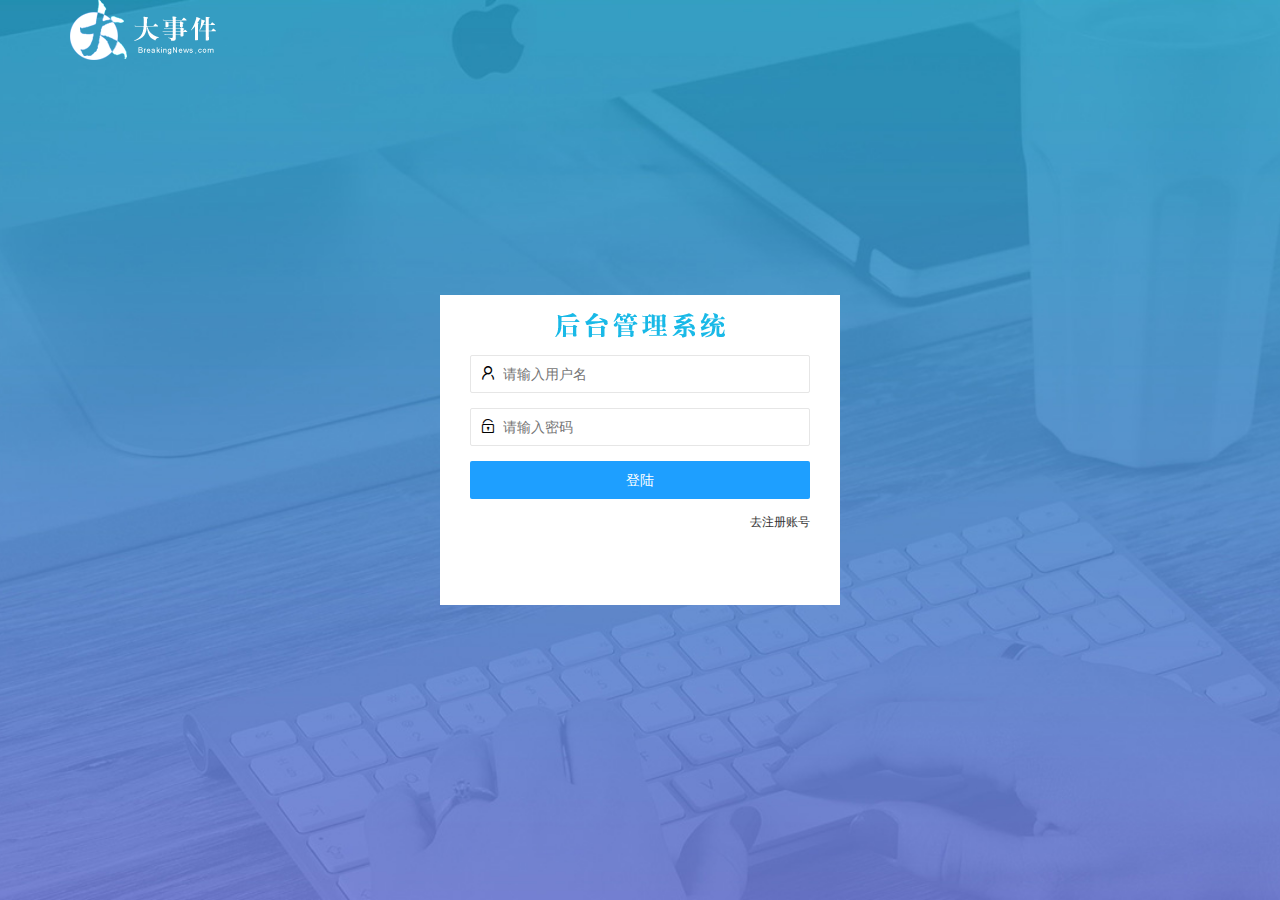
<file: login.html>
<!DOCTYPE html>
<html lang="en">
<head>
    <meta charset="UTF-8">
    <meta http-equiv="X-UA-Compatible" content="IE=edge">
    <meta name="viewport" content="width=device-width, initial-scale=1.0">
    <title>大事件-登陆/注册</title>
    <link rel="stylesheet" href="./assets/css/login.css"/>
    <!-- 导入layui样式 -->
    <link rel="stylesheet" href="./assets/lib/layui/css/layui.css"/>
</head>
<body>
    <!-- 头部logo区 -->
    <div class="layui-main">
        <img src="./assets/images/logo.png" alt=""/>
    </div>
    <!-- 登陆注册区 -->
    <div class="loginAndRegBox">
        <div class="title-box"></div>
        <!-- 登陆div -->
        <div class="login-box">
            <!-- 登陆表单 -->
            <form class="layui-form" id="form_login">
                <!-- 用户名 -->
                <div class="layui-form-item">
                    <i class="layui-icon layui-icon-username"></i>   
                    <input type="text" name="username" required  lay-verify="required" placeholder="请输入用户名" autocomplete="off" class="layui-input">
                  
                </div>
                <!-- 密码 -->
                <div class="layui-form-item">  
                    <i class="layui-icon layui-icon-password"></i>                   
                    <input type="password" name="password" required  lay-verify="required|pwd" 
                    placeholder="请输入密码" autocomplete="off" class="layui-input">
                  
                </div>
                <!-- 登陆按键 -->
                <div class="layui-form-item">  
                        <!-- 提交按钮和普通按钮的区别，就是有 lay-submit  这个属性-->
                    <button class="layui-btn layui-btn-fluid layui-btn-normal" lay-submit >登陆</button>            
                </div>
                <div class="layui-form-item links">
                    <a href="javascript:;" id="link_reg">去注册账号</a>
                </div>
            </form>
            
        </div>
        <!-- 注册div -->
        <div class="reg-box">
            <!-- 注册表单 -->
            <form class="layui-form" id="form_reg">
                <!-- 用户名 -->
                <div class="layui-form-item">
                    <i class="layui-icon layui-icon-username"></i>   
                    <input type="text" name="username" required  lay-verify="required" placeholder="请输入用户名" autocomplete="off" class="layui-input">
                  
                </div>
                <!-- 密码 -->
                <div class="layui-form-item">  
                    <i class="layui-icon layui-icon-password"></i>                   
                    <input type="password" name="password" required  lay-verify="required|pwd" 
                    placeholder="请输入密码" autocomplete="off" class="layui-input">
                  
                </div>
                <!-- 确认密码 -->
                <div class="layui-form-item">  
                    <i class="layui-icon layui-icon-password"></i>                   
                    <input type="password" name="repassword" required  lay-verify="required|pwd|repwd" 
                    placeholder="再次确认密码" autocomplete="off" class="layui-input">
                  
                </div>
                <!-- 注册按键 -->
                <div class="layui-form-item">  
                        <!-- 提交按钮和普通按钮的区别，就是有 lay-submit  这个属性-->
                    <button class="layui-btn layui-btn-fluid layui-btn-normal" lay-submit >注册</button>            
                </div>
                <div class="layui-form-item links">
                    <a href="javascript:;" id="link_login">去登陆</a>
                </div>
            </form>
            
        </div>
    </div>
    <!-- 导入 layui js文件  -->
    <script src="./assets/lib/layui/layui.all.js"></script>
    <!-- 导入jqurey -->
    <script src="./assets/lib/jquery.js"></script>
    <!-- 导入自己封装的baseApi.js -->
    <script src="./assets/js/baseApi.js"></script>
    <!-- 导入自己的javascript脚本 -->
    <script src="./assets/js/login.js"></script>
    
</body>
</html>
</file>
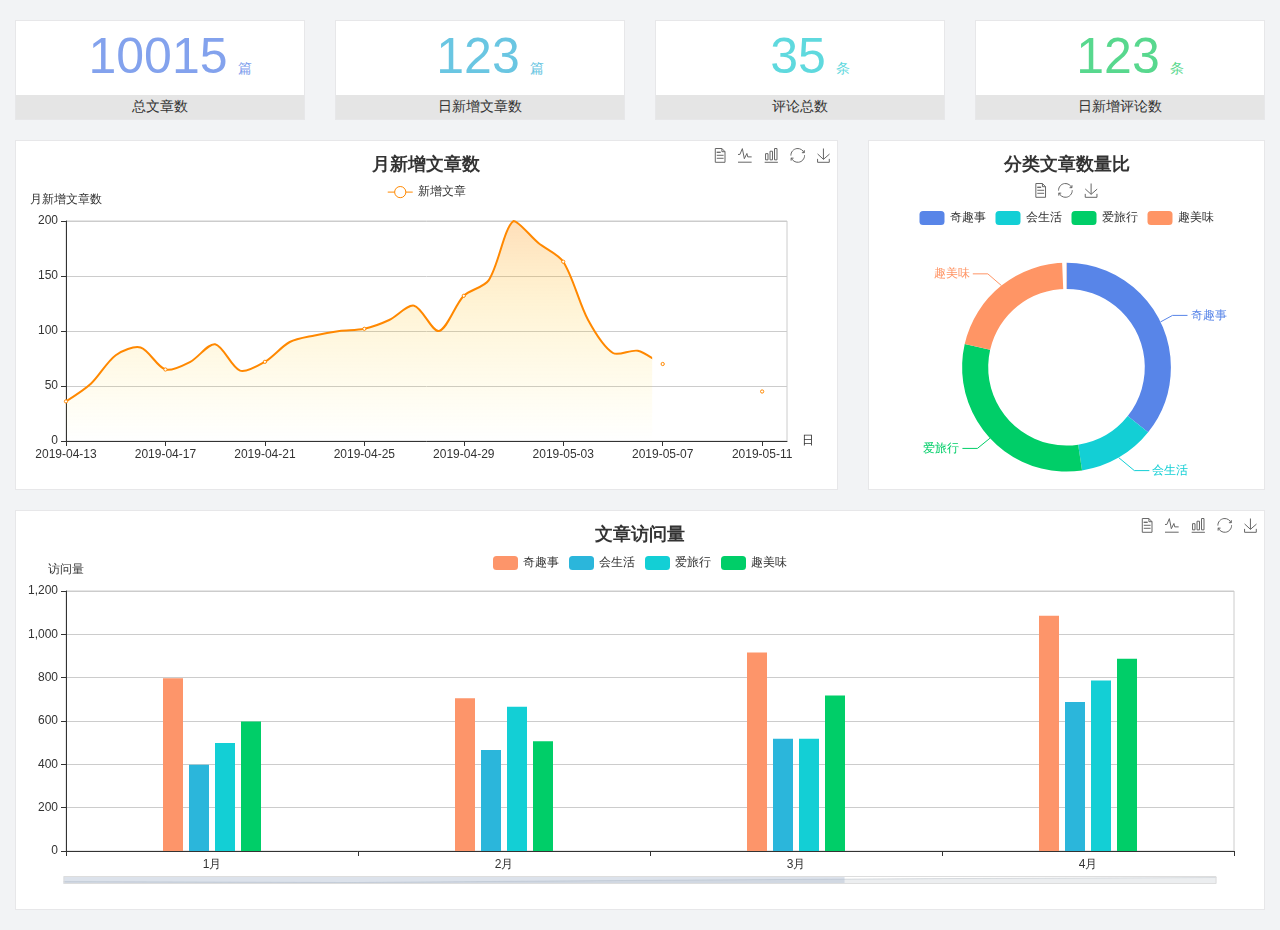
<file: home/dashboard.html>
<!DOCTYPE html>
<html lang="en">

<head>
  <meta charset="UTF-8">
  <meta name="viewport" content="width=device-width, initial-scale=1.0">
  <meta http-equiv="X-UA-Compatible" content="ie=edge">
  <title>图表统计</title>
  <link rel="stylesheet" href="../../assets/lib/bootstrap.css" />
  <link rel="stylesheet" href="../../assets/lib/main.css" />
  <script src="../../assets/lib/jquery.js"></script>
  <script type="text/javascript" src="../../assets/lib/echarts.min.js"></script>
</head>

<body>
  <div class="container-fluid">
    <div class="row spannel_list">
      <div class="col-sm-3 col-xs-6">
        <div class="spannel">
          <em>10015</em><span>篇</span>
          <b>总文章数</b>
        </div>
      </div>
      <div class="col-sm-3 col-xs-6">
        <div class="spannel scolor01">
          <em>123</em><span>篇</span>
          <b>日新增文章数</b>
        </div>
      </div>
      <div class="col-sm-3 col-xs-6">
        <div class="spannel scolor02">
          <em>35</em><span>条</span>
          <b>评论总数</b>
        </div>
      </div>
      <div class="col-sm-3 col-xs-6">
        <div class="spannel scolor03">
          <em>123</em><span>条</span>
          <b>日新增评论数</b>
        </div>
      </div>
    </div>
  </div>

  <div class="container-fluid">
    <div class="row curve-pie">
      <div class="col-lg-8 col-md-8">
        <div class="gragh_pannel" id="curve_show"></div>
      </div>
      <div class="col-lg-4 col-md-4">
        <div class="gragh_pannel" id="pie_show"></div>
      </div>
    </div>
  </div>

  <div class="container-fluid">
    <div class="column_pannel" id="column_show"></div>
  </div>

  <script>
    var oChart = echarts.init(document.getElementById('curve_show'));
    var aList_all = [
      { 'count': 36, 'date': '2019-04-13' },
      { 'count': 52, 'date': '2019-04-14' },
      { 'count': 78, 'date': '2019-04-15' },
      { 'count': 85, 'date': '2019-04-16' },
      { 'count': 65, 'date': '2019-04-17' },
      { 'count': 72, 'date': '2019-04-18' },
      { 'count': 88, 'date': '2019-04-19' },
      { 'count': 64, 'date': '2019-04-20' },
      { 'count': 72, 'date': '2019-04-21' },
      { 'count': 90, 'date': '2019-04-22' },
      { 'count': 96, 'date': '2019-04-23' },
      { 'count': 100, 'date': '2019-04-24' },
      { 'count': 102, 'date': '2019-04-25' },
      { 'count': 110, 'date': '2019-04-26' },
      { 'count': 123, 'date': '2019-04-27' },
      { 'count': 100, 'date': '2019-04-28' },
      { 'count': 132, 'date': '2019-04-29' },
      { 'count': 146, 'date': '2019-04-30' },
      { 'count': 200, 'date': '2019-05-01' },
      { 'count': 180, 'date': '2019-05-02' },
      { 'count': 163, 'date': '2019-05-03' },
      { 'count': 110, 'date': '2019-05-04' },
      { 'count': 80, 'date': '2019-05-05' },
      { 'count': 82, 'date': '2019-05-06' },
      { 'count': 70, 'date': '2019-05-07' },
      { 'count': 65, 'date': '2019-05-08' },
      { 'count': 54, 'date': '2019-05-09' },
      { 'count': 40, 'date': '2019-05-10' },
      { 'count': 45, 'date': '2019-05-11' },
      { 'count': 38, 'date': '2019-05-12' },
    ];

    let aCount = [];
    let aDate = [];

    for (var i = 0; i < aList_all.length; i++) {
      aCount.push(aList_all[i].count);
      aDate.push(aList_all[i].date);
    }

    var chartopt = {
      title: {
        text: '月新增文章数',
        left: 'center',
        top: '10'
      },
      tooltip: {
        trigger: 'axis'
      },
      legend: {
        data: ['新增文章'],
        top: '40'
      },
      toolbox: {
        show: true,
        feature: {
          mark: { show: true },
          dataView: { show: true, readOnly: false },
          magicType: { show: true, type: ['line', 'bar'] },
          restore: { show: true },
          saveAsImage: { show: true }
        }
      },
      calculable: true,
      xAxis: [
        {
          name: '日',
          type: 'category',
          boundaryGap: false,
          data: aDate
        }
      ],
      yAxis: [
        {
          name: '月新增文章数',
          type: 'value'
        }
      ],
      series: [
        {
          name: '新增文章',
          type: 'line',
          smooth: true,
          itemStyle: { normal: { areaStyle: { type: 'default' }, color: '#f80' }, lineStyle: { color: '#f80' } },
          data: aCount
        }],
      areaStyle: {
        normal: {
          color: new echarts.graphic.LinearGradient(0, 0, 0, 1, [{
            offset: 0,
            color: 'rgba(255,136,0,0.39)'
          }, {
            offset: .34,
            color: 'rgba(255,180,0,0.25)'
          }, {
            offset: 1,
            color: 'rgba(255,222,0,0.00)'
          }])

        }
      },
      grid: {
        show: true,
        x: 50,
        x2: 50,
        y: 80,
        height: 220
      }
    };

    oChart.setOption(chartopt);


    var oPie = echarts.init(document.getElementById('pie_show'));
    var oPieopt =
    {
      title: {
        top: 10,
        text: '分类文章数量比',
        x: 'center'
      },
      tooltip: {
        trigger: 'item',
        formatter: "{a} <br/>{b} : {c} ({d}%)"
      },
      color: ['#5885e8', '#13cfd5', '#00ce68', '#ff9565'],
      legend: {
        x: 'center',
        top: 65,
        data: ['奇趣事', '会生活', '爱旅行', '趣美味']
      },
      toolbox: {
        show: true,
        x: 'center',
        top: 35,
        feature: {
          mark: { show: true },
          dataView: { show: true, readOnly: false },
          magicType: {
            show: true,
            type: ['pie', 'funnel'],
            option: {
              funnel: {
                x: '25%',
                width: '50%',
                funnelAlign: 'left',
                max: 1548
              }
            }
          },
          restore: { show: true },
          saveAsImage: { show: true }
        }
      },
      calculable: true,
      series: [
        {
          name: '访问来源',
          type: 'pie',
          radius: ['45%', '60%'],
          center: ['50%', '65%'],
          data: [
            { value: 300, name: '奇趣事' },
            { value: 100, name: '会生活' },
            { value: 260, name: '爱旅行' },
            { value: 180, name: '趣美味' }
          ]
        }
      ]
    };
    oPie.setOption(oPieopt);



    var oColumn = this.echarts.init(document.getElementById('column_show'));
    var oColumnopt =
    {
      title: {
        text: '文章访问量',
        left: 'center',
        top: '10'
      },
      tooltip: {
        trigger: 'axis'
      },
      legend: {
        data: ['奇趣事', '会生活', '爱旅行', '趣美味'],
        top: '40'
      },
      toolbox: {
        show: true,
        feature: {
          mark: { show: true },
          dataView: { show: true, readOnly: false },
          magicType: { show: true, type: ['line', 'bar'] },
          restore: { show: true },
          saveAsImage: { show: true }
        }
      },
      calculable: true,
      xAxis: [
        {
          type: 'category',
          data: ['1月', '2月', '3月', '4月', '5月']
        }
      ],
      yAxis: [
        {
          name: '访问量',
          type: 'value'
        }
      ],
      series: [
        {
          name: '奇趣事',
          type: 'bar',
          barWidth: 20,
          itemStyle: {
            normal: { areaStyle: { type: 'default' }, color: '#fd956a' }
          },
          data: [800, 708, 920, 1090, 1200]
        },
        {
          name: '会生活',
          type: 'bar',
          barWidth: 20,
          itemStyle: {
            normal: { areaStyle: { type: 'default' }, color: '#2bb6db' }
          },
          data: [400, 468, 520, 690, 800]
        },
        {
          name: '爱旅行',
          type: 'bar',
          barWidth: 20,
          itemStyle: {
            normal: { areaStyle: { type: 'default' }, color: '#13cfd5' }
          },
          data: [500, 668, 520, 790, 900]
        },
        {
          name: '趣美味',
          type: 'bar',
          barWidth: 20,
          itemStyle: {
            normal: { areaStyle: { type: 'default' }, color: '#00ce68' }
          },
          data: [600, 508, 720, 890, 1000]
        }
      ],
      grid: {
        show: true,
        x: 50,
        x2: 30,
        y: 80,
        height: 260
      },
      dataZoom: [//给x轴设置滚动条
        {
          start: 0,//默认为0
          end: 100 - 1000 / 31,//默认为100
          type: 'slider',
          show: true,
          xAxisIndex: [0],
          handleSize: 0,//滑动条的 左右2个滑动条的大小
          height: 8,//组件高度
          left: 45, //左边的距离
          right: 50,//右边的距离
          bottom: 26,//右边的距离
          handleColor: '#ddd',//h滑动图标的颜色
          handleStyle: {
            borderColor: "#cacaca",
            borderWidth: "1",
            shadowBlur: 2,
            background: "#ddd",
            shadowColor: "#ddd",
          }
        }]
    };
    oColumn.setOption(oColumnopt);
  </script>
</body>

</html>
</file>
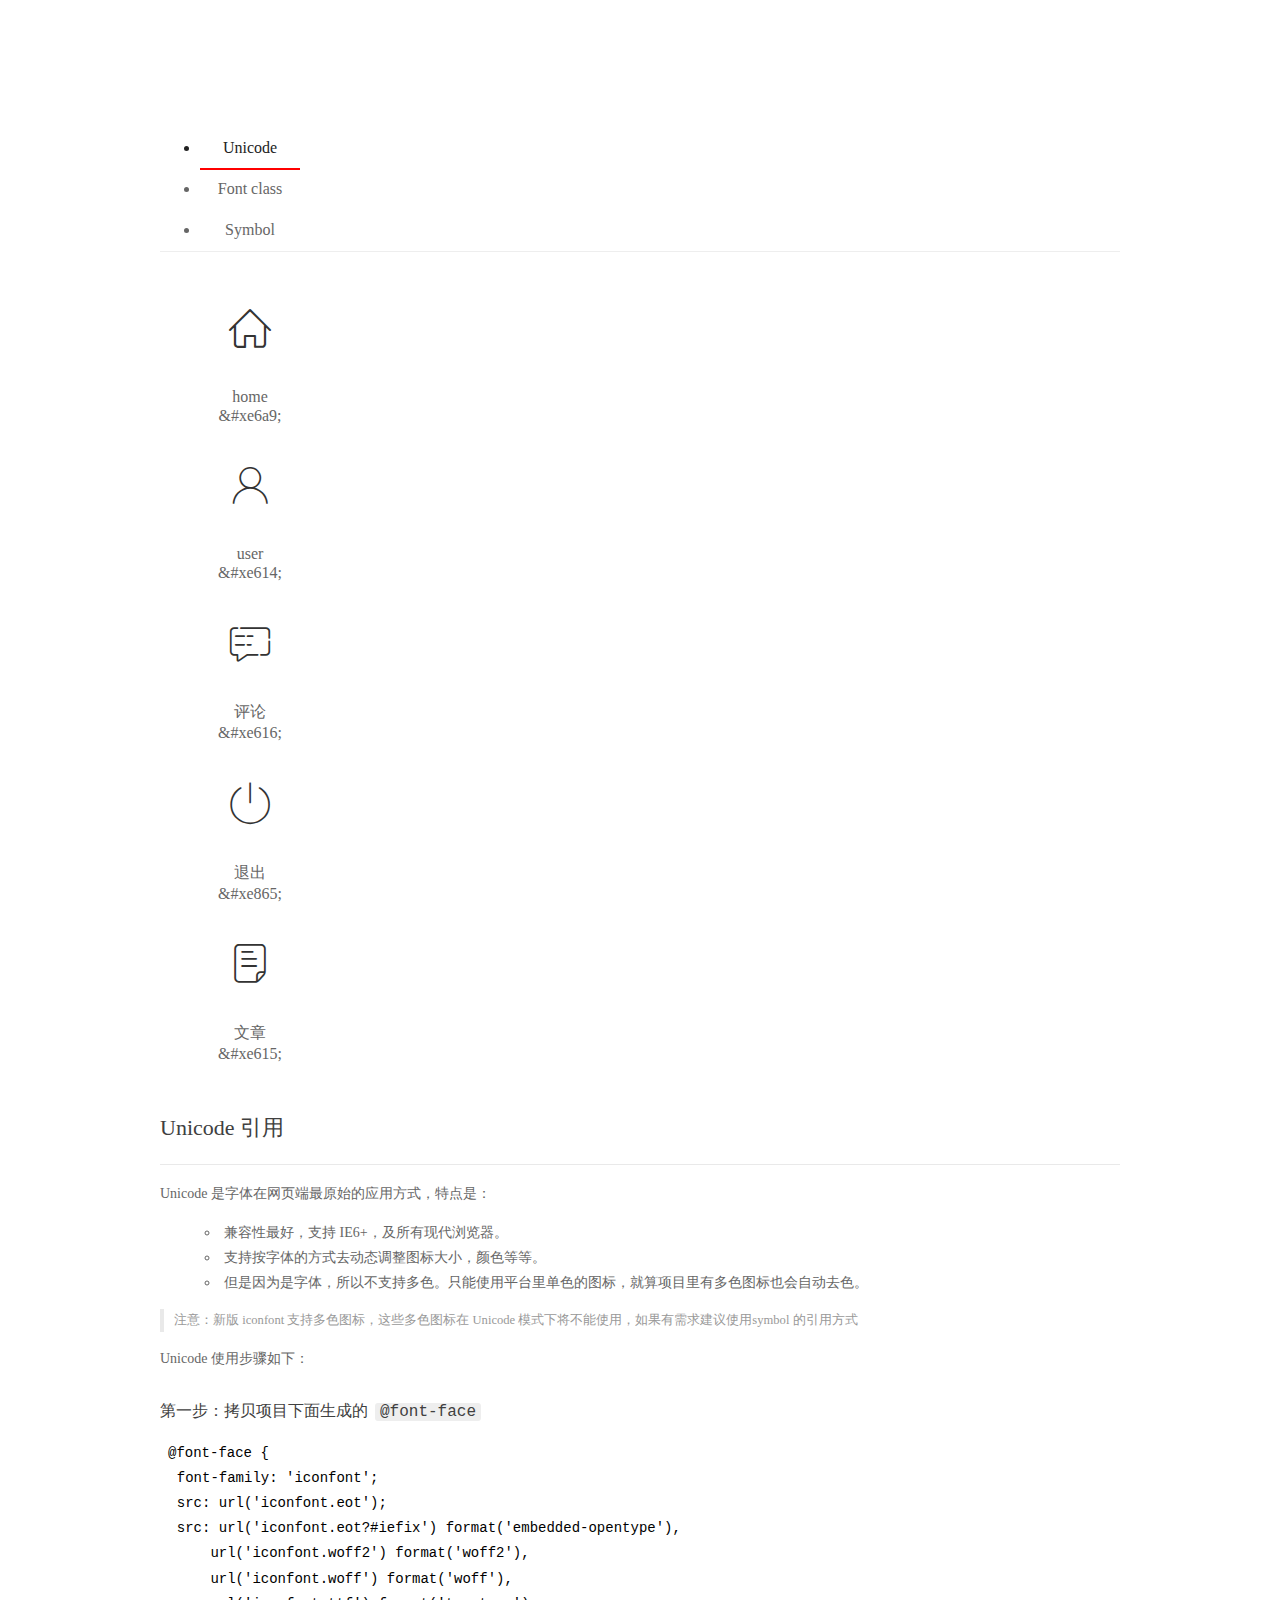
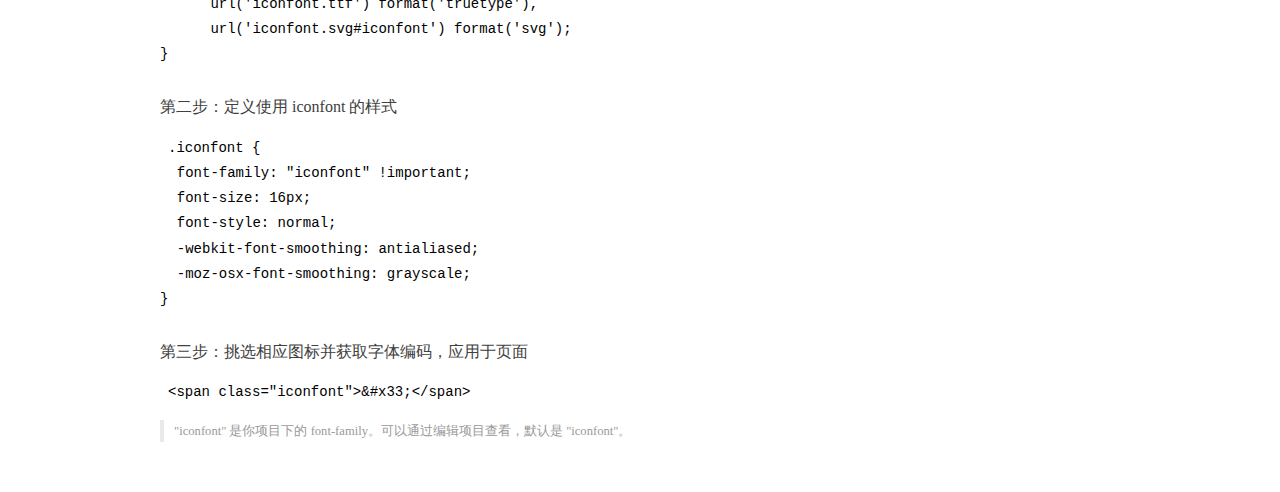
<file: assets/fonts/demo_index.html>
<!DOCTYPE html>
<html>
<head>
  <meta charset="utf-8"/>
  <title>IconFont Demo</title>
  <link rel="shortcut icon" href="https://gtms04.alicdn.com/tps/i4/TB1_oz6GVXXXXaFXpXXJDFnIXXX-64-64.ico" type="image/x-icon"/>
  <link rel="stylesheet" href="https://g.alicdn.com/thx/cube/1.3.2/cube.min.css">
  <link rel="stylesheet" href="demo.css">
  <link rel="stylesheet" href="iconfont.css">
  <script src="iconfont.js"></script>
  <!-- jQuery -->
  <script src="https://a1.alicdn.com/oss/uploads/2018/12/26/7bfddb60-08e8-11e9-9b04-53e73bb6408b.js"></script>
  <!-- 代码高亮 -->
  <script src="https://a1.alicdn.com/oss/uploads/2018/12/26/a3f714d0-08e6-11e9-8a15-ebf944d7534c.js"></script>
</head>
<body>
  <div class="main">
    <h1 class="logo"><a href="https://www.iconfont.cn/" title="iconfont 首页" target="_blank">&#xe86b;</a></h1>
    <div class="nav-tabs">
      <ul id="tabs" class="dib-box">
        <li class="dib active"><span>Unicode</span></li>
        <li class="dib"><span>Font class</span></li>
        <li class="dib"><span>Symbol</span></li>
      </ul>
      
    </div>
    <div class="tab-container">
      <div class="content unicode" style="display: block;">
          <ul class="icon_lists dib-box">
          
            <li class="dib">
              <span class="icon iconfont">&#xe6a9;</span>
                <div class="name">home</div>
                <div class="code-name">&amp;#xe6a9;</div>
              </li>
          
            <li class="dib">
              <span class="icon iconfont">&#xe614;</span>
                <div class="name">user</div>
                <div class="code-name">&amp;#xe614;</div>
              </li>
          
            <li class="dib">
              <span class="icon iconfont">&#xe616;</span>
                <div class="name">评论</div>
                <div class="code-name">&amp;#xe616;</div>
              </li>
          
            <li class="dib">
              <span class="icon iconfont">&#xe865;</span>
                <div class="name">退出</div>
                <div class="code-name">&amp;#xe865;</div>
              </li>
          
            <li class="dib">
              <span class="icon iconfont">&#xe615;</span>
                <div class="name">文章</div>
                <div class="code-name">&amp;#xe615;</div>
              </li>
          
          </ul>
          <div class="article markdown">
          <h2 id="unicode-">Unicode 引用</h2>
          <hr>

          <p>Unicode 是字体在网页端最原始的应用方式，特点是：</p>
          <ul>
            <li>兼容性最好，支持 IE6+，及所有现代浏览器。</li>
            <li>支持按字体的方式去动态调整图标大小，颜色等等。</li>
            <li>但是因为是字体，所以不支持多色。只能使用平台里单色的图标，就算项目里有多色图标也会自动去色。</li>
          </ul>
          <blockquote>
            <p>注意：新版 iconfont 支持多色图标，这些多色图标在 Unicode 模式下将不能使用，如果有需求建议使用symbol 的引用方式</p>
          </blockquote>
          <p>Unicode 使用步骤如下：</p>
          <h3 id="-font-face">第一步：拷贝项目下面生成的 <code>@font-face</code></h3>
<pre><code class="language-css"
>@font-face {
  font-family: 'iconfont';
  src: url('iconfont.eot');
  src: url('iconfont.eot?#iefix') format('embedded-opentype'),
      url('iconfont.woff2') format('woff2'),
      url('iconfont.woff') format('woff'),
      url('iconfont.ttf') format('truetype'),
      url('iconfont.svg#iconfont') format('svg');
}
</code></pre>
          <h3 id="-iconfont-">第二步：定义使用 iconfont 的样式</h3>
<pre><code class="language-css"
>.iconfont {
  font-family: "iconfont" !important;
  font-size: 16px;
  font-style: normal;
  -webkit-font-smoothing: antialiased;
  -moz-osx-font-smoothing: grayscale;
}
</code></pre>
          <h3 id="-">第三步：挑选相应图标并获取字体编码，应用于页面</h3>
<pre>
<code class="language-html"
>&lt;span class="iconfont"&gt;&amp;#x33;&lt;/span&gt;
</code></pre>
          <blockquote>
            <p>"iconfont" 是你项目下的 font-family。可以通过编辑项目查看，默认是 "iconfont"。</p>
          </blockquote>
          </div>
      </div>
      <div class="content font-class">
        <ul class="icon_lists dib-box">
          
          <li class="dib">
            <span class="icon iconfont icon-home"></span>
            <div class="name">
              home
            </div>
            <div class="code-name">.icon-home
            </div>
          </li>
          
          <li class="dib">
            <span class="icon iconfont icon-user"></span>
            <div class="name">
              user
            </div>
            <div class="code-name">.icon-user
            </div>
          </li>
          
          <li class="dib">
            <span class="icon iconfont icon-pinglun"></span>
            <div class="name">
              评论
            </div>
            <div class="code-name">.icon-pinglun
            </div>
          </li>
          
          <li class="dib">
            <span class="icon iconfont icon-tuichu"></span>
            <div class="name">
              退出
            </div>
            <div class="code-name">.icon-tuichu
            </div>
          </li>
          
          <li class="dib">
            <span class="icon iconfont icon-16"></span>
            <div class="name">
              文章
            </div>
            <div class="code-name">.icon-16
            </div>
          </li>
          
        </ul>
        <div class="article markdown">
        <h2 id="font-class-">font-class 引用</h2>
        <hr>

        <p>font-class 是 Unicode 使用方式的一种变种，主要是解决 Unicode 书写不直观，语意不明确的问题。</p>
        <p>与 Unicode 使用方式相比，具有如下特点：</p>
        <ul>
          <li>兼容性良好，支持 IE8+，及所有现代浏览器。</li>
          <li>相比于 Unicode 语意明确，书写更直观。可以很容易分辨这个 icon 是什么。</li>
          <li>因为使用 class 来定义图标，所以当要替换图标时，只需要修改 class 里面的 Unicode 引用。</li>
          <li>不过因为本质上还是使用的字体，所以多色图标还是不支持的。</li>
        </ul>
        <p>使用步骤如下：</p>
        <h3 id="-fontclass-">第一步：引入项目下面生成的 fontclass 代码：</h3>
<pre><code class="language-html">&lt;link rel="stylesheet" href="./iconfont.css"&gt;
</code></pre>
        <h3 id="-">第二步：挑选相应图标并获取类名，应用于页面：</h3>
<pre><code class="language-html">&lt;span class="iconfont icon-xxx"&gt;&lt;/span&gt;
</code></pre>
        <blockquote>
          <p>"
            iconfont" 是你项目下的 font-family。可以通过编辑项目查看，默认是 "iconfont"。</p>
        </blockquote>
      </div>
      </div>
      <div class="content symbol">
          <ul class="icon_lists dib-box">
          
            <li class="dib">
                <svg class="icon svg-icon" aria-hidden="true">
                  <use xlink:href="#icon-home"></use>
                </svg>
                <div class="name">home</div>
                <div class="code-name">#icon-home</div>
            </li>
          
            <li class="dib">
                <svg class="icon svg-icon" aria-hidden="true">
                  <use xlink:href="#icon-user"></use>
                </svg>
                <div class="name">user</div>
                <div class="code-name">#icon-user</div>
            </li>
          
            <li class="dib">
                <svg class="icon svg-icon" aria-hidden="true">
                  <use xlink:href="#icon-pinglun"></use>
                </svg>
                <div class="name">评论</div>
                <div class="code-name">#icon-pinglun</div>
            </li>
          
            <li class="dib">
                <svg class="icon svg-icon" aria-hidden="true">
                  <use xlink:href="#icon-tuichu"></use>
                </svg>
                <div class="name">退出</div>
                <div class="code-name">#icon-tuichu</div>
            </li>
          
            <li class="dib">
                <svg class="icon svg-icon" aria-hidden="true">
                  <use xlink:href="#icon-16"></use>
                </svg>
                <div class="name">文章</div>
                <div class="code-name">#icon-16</div>
            </li>
          
          </ul>
          <div class="article markdown">
          <h2 id="symbol-">Symbol 引用</h2>
          <hr>

          <p>这是一种全新的使用方式，应该说这才是未来的主流，也是平台目前推荐的用法。相关介绍可以参考这篇<a href="">文章</a>
            这种用法其实是做了一个 SVG 的集合，与另外两种相比具有如下特点：</p>
          <ul>
            <li>支持多色图标了，不再受单色限制。</li>
            <li>通过一些技巧，支持像字体那样，通过 <code>font-size</code>, <code>color</code> 来调整样式。</li>
            <li>兼容性较差，支持 IE9+，及现代浏览器。</li>
            <li>浏览器渲染 SVG 的性能一般，还不如 png。</li>
          </ul>
          <p>使用步骤如下：</p>
          <h3 id="-symbol-">第一步：引入项目下面生成的 symbol 代码：</h3>
<pre><code class="language-html">&lt;script src="./iconfont.js"&gt;&lt;/script&gt;
</code></pre>
          <h3 id="-css-">第二步：加入通用 CSS 代码（引入一次就行）：</h3>
<pre><code class="language-html">&lt;style&gt;
.icon {
  width: 1em;
  height: 1em;
  vertical-align: -0.15em;
  fill: currentColor;
  overflow: hidden;
}
&lt;/style&gt;
</code></pre>
          <h3 id="-">第三步：挑选相应图标并获取类名，应用于页面：</h3>
<pre><code class="language-html">&lt;svg class="icon" aria-hidden="true"&gt;
  &lt;use xlink:href="#icon-xxx"&gt;&lt;/use&gt;
&lt;/svg&gt;
</code></pre>
          </div>
      </div>

    </div>
  </div>
  <script>
  $(document).ready(function () {
      $('.tab-container .content:first').show()

      $('#tabs li').click(function (e) {
        var tabContent = $('.tab-container .content')
        var index = $(this).index()

        if ($(this).hasClass('active')) {
          return
        } else {
          $('#tabs li').removeClass('active')
          $(this).addClass('active')

          tabContent.hide().eq(index).fadeIn()
        }
      })
    })
  </script>
</body>
</html>
</file>
<file: assets/css/login.css>
html,body{
    margin:0;
    padding: 0;
    height: 100%;
    width: 100%;
    background: url('/assets/images/login_bg.jpg')
    no-repeat center;
    background-size: cover;
}
.loginAndRegBox{
    width: 400px;
    height: 310px;
    background-color: #fff;
    position: absolute;
    left:50%;
    top: 50%;
    transform: translate(-50%,-50%);
}
.title-box{
    height: 60px;
    background: url('/assets/images/login_title.png') 
    no-repeat center;
}
.reg-box{
    display: none;
}
.layui-form{
    padding: 0 30px;
}
.links{
    display: flex;
    justify-content: flex-end;
}
.links a{
    font-size: 12px;
}
.layui-form-item{
    position: relative;
}
.layui-icon{
    position: absolute;
    left:10px;
    top: 10px;
}
.layui-input{
    padding-left: 32px !important;
}
</file>
<file: assets/lib/layui/css/layui.css>
/** layui-v2.5.5 MIT License By https://www.layui.com */
 .layui-inline,img{display:inline-block;vertical-align:middle}h1,h2,h3,h4,h5,h6{font-weight:400}.layui-edge,.layui-header,.layui-inline,.layui-main{position:relative}.layui-body,.layui-edge,.layui-elip{overflow:hidden}.layui-btn,.layui-edge,.layui-inline,img{vertical-align:middle}.layui-btn,.layui-disabled,.layui-icon,.layui-unselect{-moz-user-select:none;-webkit-user-select:none;-ms-user-select:none}.layui-elip,.layui-form-checkbox span,.layui-form-pane .layui-form-label{text-overflow:ellipsis;white-space:nowrap}.layui-breadcrumb,.layui-tree-btnGroup{visibility:hidden}blockquote,body,button,dd,div,dl,dt,form,h1,h2,h3,h4,h5,h6,input,li,ol,p,pre,td,textarea,th,ul{margin:0;padding:0;-webkit-tap-highlight-color:rgba(0,0,0,0)}a:active,a:hover{outline:0}img{border:none}li{list-style:none}table{border-collapse:collapse;border-spacing:0}h4,h5,h6{font-size:100%}button,input,optgroup,option,select,textarea{font-family:inherit;font-size:inherit;font-style:inherit;font-weight:inherit;outline:0}pre{white-space:pre-wrap;white-space:-moz-pre-wrap;white-space:-pre-wrap;white-space:-o-pre-wrap;word-wrap:break-word}body{line-height:24px;font:14px Helvetica Neue,Helvetica,PingFang SC,Tahoma,Arial,sans-serif}hr{height:1px;margin:10px 0;border:0;clear:both}a{color:#333;text-decoration:none}a:hover{color:#777}a cite{font-style:normal;*cursor:pointer}.layui-border-box,.layui-border-box *{box-sizing:border-box}.layui-box,.layui-box *{box-sizing:content-box}.layui-clear{clear:both;*zoom:1}.layui-clear:after{content:'\20';clear:both;*zoom:1;display:block;height:0}.layui-inline{*display:inline;*zoom:1}.layui-edge{display:inline-block;width:0;height:0;border-width:6px;border-style:dashed;border-color:transparent}.layui-edge-top{top:-4px;border-bottom-color:#999;border-bottom-style:solid}.layui-edge-right{border-left-color:#999;border-left-style:solid}.layui-edge-bottom{top:2px;border-top-color:#999;border-top-style:solid}.layui-edge-left{border-right-color:#999;border-right-style:solid}.layui-disabled,.layui-disabled:hover{color:#d2d2d2!important;cursor:not-allowed!important}.layui-circle{border-radius:100%}.layui-show{display:block!important}.layui-hide{display:none!important}@font-face{font-family:layui-icon;src:url(../font/iconfont.eot?v=250);src:url(../font/iconfont.eot?v=250#iefix) format('embedded-opentype'),url(../font/iconfont.woff2?v=250) format('woff2'),url(../font/iconfont.woff?v=250) format('woff'),url(../font/iconfont.ttf?v=250) format('truetype'),url(../font/iconfont.svg?v=250#layui-icon) format('svg')}.layui-icon{font-family:layui-icon!important;font-size:16px;font-style:normal;-webkit-font-smoothing:antialiased;-moz-osx-font-smoothing:grayscale}.layui-icon-reply-fill:before{content:"\e611"}.layui-icon-set-fill:before{content:"\e614"}.layui-icon-menu-fill:before{content:"\e60f"}.layui-icon-search:before{content:"\e615"}.layui-icon-share:before{content:"\e641"}.layui-icon-set-sm:before{content:"\e620"}.layui-icon-engine:before{content:"\e628"}.layui-icon-close:before{content:"\1006"}.layui-icon-close-fill:before{content:"\1007"}.layui-icon-chart-screen:before{content:"\e629"}.layui-icon-star:before{content:"\e600"}.layui-icon-circle-dot:before{content:"\e617"}.layui-icon-chat:before{content:"\e606"}.layui-icon-release:before{content:"\e609"}.layui-icon-list:before{content:"\e60a"}.layui-icon-chart:before{content:"\e62c"}.layui-icon-ok-circle:before{content:"\1005"}.layui-icon-layim-theme:before{content:"\e61b"}.layui-icon-table:before{content:"\e62d"}.layui-icon-right:before{content:"\e602"}.layui-icon-left:before{content:"\e603"}.layui-icon-cart-simple:before{content:"\e698"}.layui-icon-face-cry:before{content:"\e69c"}.layui-icon-face-smile:before{content:"\e6af"}.layui-icon-survey:before{content:"\e6b2"}.layui-icon-tree:before{content:"\e62e"}.layui-icon-upload-circle:before{content:"\e62f"}.layui-icon-add-circle:before{content:"\e61f"}.layui-icon-download-circle:before{content:"\e601"}.layui-icon-templeate-1:before{content:"\e630"}.layui-icon-util:before{content:"\e631"}.layui-icon-face-surprised:before{content:"\e664"}.layui-icon-edit:before{content:"\e642"}.layui-icon-speaker:before{content:"\e645"}.layui-icon-down:before{content:"\e61a"}.layui-icon-file:before{content:"\e621"}.layui-icon-layouts:before{content:"\e632"}.layui-icon-rate-half:before{content:"\e6c9"}.layui-icon-add-circle-fine:before{content:"\e608"}.layui-icon-prev-circle:before{content:"\e633"}.layui-icon-read:before{content:"\e705"}.layui-icon-404:before{content:"\e61c"}.layui-icon-carousel:before{content:"\e634"}.layui-icon-help:before{content:"\e607"}.layui-icon-code-circle:before{content:"\e635"}.layui-icon-water:before{content:"\e636"}.layui-icon-username:before{content:"\e66f"}.layui-icon-find-fill:before{content:"\e670"}.layui-icon-about:before{content:"\e60b"}.layui-icon-location:before{content:"\e715"}.layui-icon-up:before{content:"\e619"}.layui-icon-pause:before{content:"\e651"}.layui-icon-date:before{content:"\e637"}.layui-icon-layim-uploadfile:before{content:"\e61d"}.layui-icon-delete:before{content:"\e640"}.layui-icon-play:before{content:"\e652"}.layui-icon-top:before{content:"\e604"}.layui-icon-friends:before{content:"\e612"}.layui-icon-refresh-3:before{content:"\e9aa"}.layui-icon-ok:before{content:"\e605"}.layui-icon-layer:before{content:"\e638"}.layui-icon-face-smile-fine:before{content:"\e60c"}.layui-icon-dollar:before{content:"\e659"}.layui-icon-group:before{content:"\e613"}.layui-icon-layim-download:before{content:"\e61e"}.layui-icon-picture-fine:before{content:"\e60d"}.layui-icon-link:before{content:"\e64c"}.layui-icon-diamond:before{content:"\e735"}.layui-icon-log:before{content:"\e60e"}.layui-icon-rate-solid:before{content:"\e67a"}.layui-icon-fonts-del:before{content:"\e64f"}.layui-icon-unlink:before{content:"\e64d"}.layui-icon-fonts-clear:before{content:"\e639"}.layui-icon-triangle-r:before{content:"\e623"}.layui-icon-circle:before{content:"\e63f"}.layui-icon-radio:before{content:"\e643"}.layui-icon-align-center:before{content:"\e647"}.layui-icon-align-right:before{content:"\e648"}.layui-icon-align-left:before{content:"\e649"}.layui-icon-loading-1:before{content:"\e63e"}.layui-icon-return:before{content:"\e65c"}.layui-icon-fonts-strong:before{content:"\e62b"}.layui-icon-upload:before{content:"\e67c"}.layui-icon-dialogue:before{content:"\e63a"}.layui-icon-video:before{content:"\e6ed"}.layui-icon-headset:before{content:"\e6fc"}.layui-icon-cellphone-fine:before{content:"\e63b"}.layui-icon-add-1:before{content:"\e654"}.layui-icon-face-smile-b:before{content:"\e650"}.layui-icon-fonts-html:before{content:"\e64b"}.layui-icon-form:before{content:"\e63c"}.layui-icon-cart:before{content:"\e657"}.layui-icon-camera-fill:before{content:"\e65d"}.layui-icon-tabs:before{content:"\e62a"}.layui-icon-fonts-code:before{content:"\e64e"}.layui-icon-fire:before{content:"\e756"}.layui-icon-set:before{content:"\e716"}.layui-icon-fonts-u:before{content:"\e646"}.layui-icon-triangle-d:before{content:"\e625"}.layui-icon-tips:before{content:"\e702"}.layui-icon-picture:before{content:"\e64a"}.layui-icon-more-vertical:before{content:"\e671"}.layui-icon-flag:before{content:"\e66c"}.layui-icon-loading:before{content:"\e63d"}.layui-icon-fonts-i:before{content:"\e644"}.layui-icon-refresh-1:before{content:"\e666"}.layui-icon-rmb:before{content:"\e65e"}.layui-icon-home:before{content:"\e68e"}.layui-icon-user:before{content:"\e770"}.layui-icon-notice:before{content:"\e667"}.layui-icon-login-weibo:before{content:"\e675"}.layui-icon-voice:before{content:"\e688"}.layui-icon-upload-drag:before{content:"\e681"}.layui-icon-login-qq:before{content:"\e676"}.layui-icon-snowflake:before{content:"\e6b1"}.layui-icon-file-b:before{content:"\e655"}.layui-icon-template:before{content:"\e663"}.layui-icon-auz:before{content:"\e672"}.layui-icon-console:before{content:"\e665"}.layui-icon-app:before{content:"\e653"}.layui-icon-prev:before{content:"\e65a"}.layui-icon-website:before{content:"\e7ae"}.layui-icon-next:before{content:"\e65b"}.layui-icon-component:before{content:"\e857"}.layui-icon-more:before{content:"\e65f"}.layui-icon-login-wechat:before{content:"\e677"}.layui-icon-shrink-right:before{content:"\e668"}.layui-icon-spread-left:before{content:"\e66b"}.layui-icon-camera:before{content:"\e660"}.layui-icon-note:before{content:"\e66e"}.layui-icon-refresh:before{content:"\e669"}.layui-icon-female:before{content:"\e661"}.layui-icon-male:before{content:"\e662"}.layui-icon-password:before{content:"\e673"}.layui-icon-senior:before{content:"\e674"}.layui-icon-theme:before{content:"\e66a"}.layui-icon-tread:before{content:"\e6c5"}.layui-icon-praise:before{content:"\e6c6"}.layui-icon-star-fill:before{content:"\e658"}.layui-icon-rate:before{content:"\e67b"}.layui-icon-template-1:before{content:"\e656"}.layui-icon-vercode:before{content:"\e679"}.layui-icon-cellphone:before{content:"\e678"}.layui-icon-screen-full:before{content:"\e622"}.layui-icon-screen-restore:before{content:"\e758"}.layui-icon-cols:before{content:"\e610"}.layui-icon-export:before{content:"\e67d"}.layui-icon-print:before{content:"\e66d"}.layui-icon-slider:before{content:"\e714"}.layui-icon-addition:before{content:"\e624"}.layui-icon-subtraction:before{content:"\e67e"}.layui-icon-service:before{content:"\e626"}.layui-icon-transfer:before{content:"\e691"}.layui-main{width:1140px;margin:0 auto}.layui-header{z-index:1000;height:60px}.layui-header a:hover{transition:all .5s;-webkit-transition:all .5s}.layui-side{position:fixed;left:0;top:0;bottom:0;z-index:999;width:200px;overflow-x:hidden}.layui-side-scroll{position:relative;width:220px;height:100%;overflow-x:hidden}.layui-body{position:absolute;left:200px;right:0;top:0;bottom:0;z-index:998;width:auto;overflow-y:auto;box-sizing:border-box}.layui-layout-body{overflow:hidden}.layui-layout-admin .layui-header{background-color:#23262E}.layui-layout-admin .layui-side{top:60px;width:200px;overflow-x:hidden}.layui-layout-admin .layui-body{position:fixed;top:60px;bottom:44px}.layui-layout-admin .layui-main{width:auto;margin:0 15px}.layui-layout-admin .layui-footer{position:fixed;left:200px;right:0;bottom:0;height:44px;line-height:44px;padding:0 15px;background-color:#eee}.layui-layout-admin .layui-logo{position:absolute;left:0;top:0;width:200px;height:100%;line-height:60px;text-align:center;color:#009688;font-size:16px}.layui-layout-admin .layui-header .layui-nav{background:0 0}.layui-layout-left{position:absolute!important;left:200px;top:0}.layui-layout-right{position:absolute!important;right:0;top:0}.layui-container{position:relative;margin:0 auto;padding:0 15px;box-sizing:border-box}.layui-fluid{position:relative;margin:0 auto;padding:0 15px}.layui-row:after,.layui-row:before{content:'';display:block;clear:both}.layui-col-lg1,.layui-col-lg10,.layui-col-lg11,.layui-col-lg12,.layui-col-lg2,.layui-col-lg3,.layui-col-lg4,.layui-col-lg5,.layui-col-lg6,.layui-col-lg7,.layui-col-lg8,.layui-col-lg9,.layui-col-md1,.layui-col-md10,.layui-col-md11,.layui-col-md12,.layui-col-md2,.layui-col-md3,.layui-col-md4,.layui-col-md5,.layui-col-md6,.layui-col-md7,.layui-col-md8,.layui-col-md9,.layui-col-sm1,.layui-col-sm10,.layui-col-sm11,.layui-col-sm12,.layui-col-sm2,.layui-col-sm3,.layui-col-sm4,.layui-col-sm5,.layui-col-sm6,.layui-col-sm7,.layui-col-sm8,.layui-col-sm9,.layui-col-xs1,.layui-col-xs10,.layui-col-xs11,.layui-col-xs12,.layui-col-xs2,.layui-col-xs3,.layui-col-xs4,.layui-col-xs5,.layui-col-xs6,.layui-col-xs7,.layui-col-xs8,.layui-col-xs9{position:relative;display:block;box-sizing:border-box}.layui-col-xs1,.layui-col-xs10,.layui-col-xs11,.layui-col-xs12,.layui-col-xs2,.layui-col-xs3,.layui-col-xs4,.layui-col-xs5,.layui-col-xs6,.layui-col-xs7,.layui-col-xs8,.layui-col-xs9{float:left}.layui-col-xs1{width:8.33333333%}.layui-col-xs2{width:16.66666667%}.layui-col-xs3{width:25%}.layui-col-xs4{width:33.33333333%}.layui-col-xs5{width:41.66666667%}.layui-col-xs6{width:50%}.layui-col-xs7{width:58.33333333%}.layui-col-xs8{width:66.66666667%}.layui-col-xs9{width:75%}.layui-col-xs10{width:83.33333333%}.layui-col-xs11{width:91.66666667%}.layui-col-xs12{width:100%}.layui-col-xs-offset1{margin-left:8.33333333%}.layui-col-xs-offset2{margin-left:16.66666667%}.layui-col-xs-offset3{margin-left:25%}.layui-col-xs-offset4{margin-left:33.33333333%}.layui-col-xs-offset5{margin-left:41.66666667%}.layui-col-xs-offset6{margin-left:50%}.layui-col-xs-offset7{margin-left:58.33333333%}.layui-col-xs-offset8{margin-left:66.66666667%}.layui-col-xs-offset9{margin-left:75%}.layui-col-xs-offset10{margin-left:83.33333333%}.layui-col-xs-offset11{margin-left:91.66666667%}.layui-col-xs-offset12{margin-left:100%}@media screen and (max-width:768px){.layui-hide-xs{display:none!important}.layui-show-xs-block{display:block!important}.layui-show-xs-inline{display:inline!important}.layui-show-xs-inline-block{display:inline-block!important}}@media screen and (min-width:768px){.layui-container{width:750px}.layui-hide-sm{display:none!important}.layui-show-sm-block{display:block!important}.layui-show-sm-inline{display:inline!important}.layui-show-sm-inline-block{display:inline-block!important}.layui-col-sm1,.layui-col-sm10,.layui-col-sm11,.layui-col-sm12,.layui-col-sm2,.layui-col-sm3,.layui-col-sm4,.layui-col-sm5,.layui-col-sm6,.layui-col-sm7,.layui-col-sm8,.layui-col-sm9{float:left}.layui-col-sm1{width:8.33333333%}.layui-col-sm2{width:16.66666667%}.layui-col-sm3{width:25%}.layui-col-sm4{width:33.33333333%}.layui-col-sm5{width:41.66666667%}.layui-col-sm6{width:50%}.layui-col-sm7{width:58.33333333%}.layui-col-sm8{width:66.66666667%}.layui-col-sm9{width:75%}.layui-col-sm10{width:83.33333333%}.layui-col-sm11{width:91.66666667%}.layui-col-sm12{width:100%}.layui-col-sm-offset1{margin-left:8.33333333%}.layui-col-sm-offset2{margin-left:16.66666667%}.layui-col-sm-offset3{margin-left:25%}.layui-col-sm-offset4{margin-left:33.33333333%}.layui-col-sm-offset5{margin-left:41.66666667%}.layui-col-sm-offset6{margin-left:50%}.layui-col-sm-offset7{margin-left:58.33333333%}.layui-col-sm-offset8{margin-left:66.66666667%}.layui-col-sm-offset9{margin-left:75%}.layui-col-sm-offset10{margin-left:83.33333333%}.layui-col-sm-offset11{margin-left:91.66666667%}.layui-col-sm-offset12{margin-left:100%}}@media screen and (min-width:992px){.layui-container{width:970px}.layui-hide-md{display:none!important}.layui-show-md-block{display:block!important}.layui-show-md-inline{display:inline!important}.layui-show-md-inline-block{display:inline-block!important}.layui-col-md1,.layui-col-md10,.layui-col-md11,.layui-col-md12,.layui-col-md2,.layui-col-md3,.layui-col-md4,.layui-col-md5,.layui-col-md6,.layui-col-md7,.layui-col-md8,.layui-col-md9{float:left}.layui-col-md1{width:8.33333333%}.layui-col-md2{width:16.66666667%}.layui-col-md3{width:25%}.layui-col-md4{width:33.33333333%}.layui-col-md5{width:41.66666667%}.layui-col-md6{width:50%}.layui-col-md7{width:58.33333333%}.layui-col-md8{width:66.66666667%}.layui-col-md9{width:75%}.layui-col-md10{width:83.33333333%}.layui-col-md11{width:91.66666667%}.layui-col-md12{width:100%}.layui-col-md-offset1{margin-left:8.33333333%}.layui-col-md-offset2{margin-left:16.66666667%}.layui-col-md-offset3{margin-left:25%}.layui-col-md-offset4{margin-left:33.33333333%}.layui-col-md-offset5{margin-left:41.66666667%}.layui-col-md-offset6{margin-left:50%}.layui-col-md-offset7{margin-left:58.33333333%}.layui-col-md-offset8{margin-left:66.66666667%}.layui-col-md-offset9{margin-left:75%}.layui-col-md-offset10{margin-left:83.33333333%}.layui-col-md-offset11{margin-left:91.66666667%}.layui-col-md-offset12{margin-left:100%}}@media screen and (min-width:1200px){.layui-container{width:1170px}.layui-hide-lg{display:none!important}.layui-show-lg-block{display:block!important}.layui-show-lg-inline{display:inline!important}.layui-show-lg-inline-block{display:inline-block!important}.layui-col-lg1,.layui-col-lg10,.layui-col-lg11,.layui-col-lg12,.layui-col-lg2,.layui-col-lg3,.layui-col-lg4,.layui-col-lg5,.layui-col-lg6,.layui-col-lg7,.layui-col-lg8,.layui-col-lg9{float:left}.layui-col-lg1{width:8.33333333%}.layui-col-lg2{width:16.66666667%}.layui-col-lg3{width:25%}.layui-col-lg4{width:33.33333333%}.layui-col-lg5{width:41.66666667%}.layui-col-lg6{width:50%}.layui-col-lg7{width:58.33333333%}.layui-col-lg8{width:66.66666667%}.layui-col-lg9{width:75%}.layui-col-lg10{width:83.33333333%}.layui-col-lg11{width:91.66666667%}.layui-col-lg12{width:100%}.layui-col-lg-offset1{margin-left:8.33333333%}.layui-col-lg-offset2{margin-left:16.66666667%}.layui-col-lg-offset3{margin-left:25%}.layui-col-lg-offset4{margin-left:33.33333333%}.layui-col-lg-offset5{margin-left:41.66666667%}.layui-col-lg-offset6{margin-left:50%}.layui-col-lg-offset7{margin-left:58.33333333%}.layui-col-lg-offset8{margin-left:66.66666667%}.layui-col-lg-offset9{margin-left:75%}.layui-col-lg-offset10{margin-left:83.33333333%}.layui-col-lg-offset11{margin-left:91.66666667%}.layui-col-lg-offset12{margin-left:100%}}.layui-col-space1{margin:-.5px}.layui-col-space1>*{padding:.5px}.layui-col-space3{margin:-1.5px}.layui-col-space3>*{padding:1.5px}.layui-col-space5{margin:-2.5px}.layui-col-space5>*{padding:2.5px}.layui-col-space8{margin:-3.5px}.layui-col-space8>*{padding:3.5px}.layui-col-space10{margin:-5px}.layui-col-space10>*{padding:5px}.layui-col-space12{margin:-6px}.layui-col-space12>*{padding:6px}.layui-col-space15{margin:-7.5px}.layui-col-space15>*{padding:7.5px}.layui-col-space18{margin:-9px}.layui-col-space18>*{padding:9px}.layui-col-space20{margin:-10px}.layui-col-space20>*{padding:10px}.layui-col-space22{margin:-11px}.layui-col-space22>*{padding:11px}.layui-col-space25{margin:-12.5px}.layui-col-space25>*{padding:12.5px}.layui-col-space30{margin:-15px}.layui-col-space30>*{padding:15px}.layui-btn,.layui-input,.layui-select,.layui-textarea,.layui-upload-button{outline:0;-webkit-appearance:none;transition:all .3s;-webkit-transition:all .3s;box-sizing:border-box}.layui-elem-quote{margin-bottom:10px;padding:15px;line-height:22px;border-left:5px solid #009688;border-radius:0 2px 2px 0;background-color:#f2f2f2}.layui-quote-nm{border-style:solid;border-width:1px 1px 1px 5px;background:0 0}.layui-elem-field{margin-bottom:10px;padding:0;border-width:1px;border-style:solid}.layui-elem-field legend{margin-left:20px;padding:0 10px;font-size:20px;font-weight:300}.layui-field-title{margin:10px 0 20px;border-width:1px 0 0}.layui-field-box{padding:10px 15px}.layui-field-title .layui-field-box{padding:10px 0}.layui-progress{position:relative;height:6px;border-radius:20px;background-color:#e2e2e2}.layui-progress-bar{position:absolute;left:0;top:0;width:0;max-width:100%;height:6px;border-radius:20px;text-align:right;background-color:#5FB878;transition:all .3s;-webkit-transition:all .3s}.layui-progress-big,.layui-progress-big .layui-progress-bar{height:18px;line-height:18px}.layui-progress-text{position:relative;top:-20px;line-height:18px;font-size:12px;color:#666}.layui-progress-big .layui-progress-text{position:static;padding:0 10px;color:#fff}.layui-collapse{border-width:1px;border-style:solid;border-radius:2px}.layui-colla-content,.layui-colla-item{border-top-width:1px;border-top-style:solid}.layui-colla-item:first-child{border-top:none}.layui-colla-title{position:relative;height:42px;line-height:42px;padding:0 15px 0 35px;color:#333;background-color:#f2f2f2;cursor:pointer;font-size:14px;overflow:hidden}.layui-colla-content{display:none;padding:10px 15px;line-height:22px;color:#666}.layui-colla-icon{position:absolute;left:15px;top:0;font-size:14px}.layui-card{margin-bottom:15px;border-radius:2px;background-color:#fff;box-shadow:0 1px 2px 0 rgba(0,0,0,.05)}.layui-card:last-child{margin-bottom:0}.layui-card-header{position:relative;height:42px;line-height:42px;padding:0 15px;border-bottom:1px solid #f6f6f6;color:#333;border-radius:2px 2px 0 0;font-size:14px}.layui-bg-black,.layui-bg-blue,.layui-bg-cyan,.layui-bg-green,.layui-bg-orange,.layui-bg-red{color:#fff!important}.layui-card-body{position:relative;padding:10px 15px;line-height:24px}.layui-card-body[pad15]{padding:15px}.layui-card-body[pad20]{padding:20px}.layui-card-body .layui-table{margin:5px 0}.layui-card .layui-tab{margin:0}.layui-panel-window{position:relative;padding:15px;border-radius:0;border-top:5px solid #E6E6E6;background-color:#fff}.layui-auxiliar-moving{position:fixed;left:0;right:0;top:0;bottom:0;width:100%;height:100%;background:0 0;z-index:9999999999}.layui-form-label,.layui-form-mid,.layui-form-select,.layui-input-block,.layui-input-inline,.layui-textarea{position:relative}.layui-bg-red{background-color:#FF5722!important}.layui-bg-orange{background-color:#FFB800!important}.layui-bg-green{background-color:#009688!important}.layui-bg-cyan{background-color:#2F4056!important}.layui-bg-blue{background-color:#1E9FFF!important}.layui-bg-black{background-color:#393D49!important}.layui-bg-gray{background-color:#eee!important;color:#666!important}.layui-badge-rim,.layui-colla-content,.layui-colla-item,.layui-collapse,.layui-elem-field,.layui-form-pane .layui-form-item[pane],.layui-form-pane .layui-form-label,.layui-input,.layui-layedit,.layui-layedit-tool,.layui-quote-nm,.layui-select,.layui-tab-bar,.layui-tab-card,.layui-tab-title,.layui-tab-title .layui-this:after,.layui-textarea{border-color:#e6e6e6}.layui-timeline-item:before,hr{background-color:#e6e6e6}.layui-text{line-height:22px;font-size:14px;color:#666}.layui-text h1,.layui-text h2,.layui-text h3{font-weight:500;color:#333}.layui-text h1{font-size:30px}.layui-text h2{font-size:24px}.layui-text h3{font-size:18px}.layui-text a:not(.layui-btn){color:#01AAED}.layui-text a:not(.layui-btn):hover{text-decoration:underline}.layui-text ul{padding:5px 0 5px 15px}.layui-text ul li{margin-top:5px;list-style-type:disc}.layui-text em,.layui-word-aux{color:#999!important;padding:0 5px!important}.layui-btn{display:inline-block;height:38px;line-height:38px;padding:0 18px;background-color:#009688;color:#fff;white-space:nowrap;text-align:center;font-size:14px;border:none;border-radius:2px;cursor:pointer}.layui-btn:hover{opacity:.8;filter:alpha(opacity=80);color:#fff}.layui-btn:active{opacity:1;filter:alpha(opacity=100)}.layui-btn+.layui-btn{margin-left:10px}.layui-btn-container{font-size:0}.layui-btn-container .layui-btn{margin-right:10px;margin-bottom:10px}.layui-btn-container .layui-btn+.layui-btn{margin-left:0}.layui-table .layui-btn-container .layui-btn{margin-bottom:9px}.layui-btn-radius{border-radius:100px}.layui-btn .layui-icon{margin-right:3px;font-size:18px;vertical-align:bottom;vertical-align:middle\9}.layui-btn-primary{border:1px solid #C9C9C9;background-color:#fff;color:#555}.layui-btn-primary:hover{border-color:#009688;color:#333}.layui-btn-normal{background-color:#1E9FFF}.layui-btn-warm{background-color:#FFB800}.layui-btn-danger{background-color:#FF5722}.layui-btn-checked{background-color:#5FB878}.layui-btn-disabled,.layui-btn-disabled:active,.layui-btn-disabled:hover{border:1px solid #e6e6e6;background-color:#FBFBFB;color:#C9C9C9;cursor:not-allowed;opacity:1}.layui-btn-lg{height:44px;line-height:44px;padding:0 25px;font-size:16px}.layui-btn-sm{height:30px;line-height:30px;padding:0 10px;font-size:12px}.layui-btn-sm i{font-size:16px!important}.layui-btn-xs{height:22px;line-height:22px;padding:0 5px;font-size:12px}.layui-btn-xs i{font-size:14px!important}.layui-btn-group{display:inline-block;vertical-align:middle;font-size:0}.layui-btn-group .layui-btn{margin-left:0!important;margin-right:0!important;border-left:1px solid rgba(255,255,255,.5);border-radius:0}.layui-btn-group .layui-btn-primary{border-left:none}.layui-btn-group .layui-btn-primary:hover{border-color:#C9C9C9;color:#009688}.layui-btn-group .layui-btn:first-child{border-left:none;border-radius:2px 0 0 2px}.layui-btn-group .layui-btn-primary:first-child{border-left:1px solid #c9c9c9}.layui-btn-group .layui-btn:last-child{border-radius:0 2px 2px 0}.layui-btn-group .layui-btn+.layui-btn{margin-left:0}.layui-btn-group+.layui-btn-group{margin-left:10px}.layui-btn-fluid{width:100%}.layui-input,.layui-select,.layui-textarea{height:38px;line-height:1.3;line-height:38px\9;border-width:1px;border-style:solid;background-color:#fff;border-radius:2px}.layui-input::-webkit-input-placeholder,.layui-select::-webkit-input-placeholder,.layui-textarea::-webkit-input-placeholder{line-height:1.3}.layui-input,.layui-textarea{display:block;width:100%;padding-left:10px}.layui-input:hover,.layui-textarea:hover{border-color:#D2D2D2!important}.layui-input:focus,.layui-textarea:focus{border-color:#C9C9C9!important}.layui-textarea{min-height:100px;height:auto;line-height:20px;padding:6px 10px;resize:vertical}.layui-select{padding:0 10px}.layui-form input[type=checkbox],.layui-form input[type=radio],.layui-form select{display:none}.layui-form [lay-ignore]{display:initial}.layui-form-item{margin-bottom:15px;clear:both;*zoom:1}.layui-form-item:after{content:'\20';clear:both;*zoom:1;display:block;height:0}.layui-form-label{float:left;display:block;padding:9px 15px;width:80px;font-weight:400;line-height:20px;text-align:right}.layui-form-label-col{display:block;float:none;padding:9px 0;line-height:20px;text-align:left}.layui-form-item .layui-inline{margin-bottom:5px;margin-right:10px}.layui-input-block{margin-left:110px;min-height:36px}.layui-input-inline{display:inline-block;vertical-align:middle}.layui-form-item .layui-input-inline{float:left;width:190px;margin-right:10px}.layui-form-text .layui-input-inline{width:auto}.layui-form-mid{float:left;display:block;padding:9px 0!important;line-height:20px;margin-right:10px}.layui-form-danger+.layui-form-select .layui-input,.layui-form-danger:focus{border-color:#FF5722!important}.layui-form-select .layui-input{padding-right:30px;cursor:pointer}.layui-form-select .layui-edge{position:absolute;right:10px;top:50%;margin-top:-3px;cursor:pointer;border-width:6px;border-top-color:#c2c2c2;border-top-style:solid;transition:all .3s;-webkit-transition:all .3s}.layui-form-select dl{display:none;position:absolute;left:0;top:42px;padding:5px 0;z-index:899;min-width:100%;border:1px solid #d2d2d2;max-height:300px;overflow-y:auto;background-color:#fff;border-radius:2px;box-shadow:0 2px 4px rgba(0,0,0,.12);box-sizing:border-box}.layui-form-select dl dd,.layui-form-select dl dt{padding:0 10px;line-height:36px;white-space:nowrap;overflow:hidden;text-overflow:ellipsis}.layui-form-select dl dt{font-size:12px;color:#999}.layui-form-select dl dd{cursor:pointer}.layui-form-select dl dd:hover{background-color:#f2f2f2;-webkit-transition:.5s all;transition:.5s all}.layui-form-select .layui-select-group dd{padding-left:20px}.layui-form-select dl dd.layui-select-tips{padding-left:10px!important;color:#999}.layui-form-select dl dd.layui-this{background-color:#5FB878;color:#fff}.layui-form-checkbox,.layui-form-select dl dd.layui-disabled{background-color:#fff}.layui-form-selected dl{display:block}.layui-form-checkbox,.layui-form-checkbox *,.layui-form-switch{display:inline-block;vertical-align:middle}.layui-form-selected .layui-edge{margin-top:-9px;-webkit-transform:rotate(180deg);transform:rotate(180deg);margin-top:-3px\9}:root .layui-form-selected .layui-edge{margin-top:-9px\0/IE9}.layui-form-selectup dl{top:auto;bottom:42px}.layui-select-none{margin:5px 0;text-align:center;color:#999}.layui-select-disabled .layui-disabled{border-color:#eee!important}.layui-select-disabled .layui-edge{border-top-color:#d2d2d2}.layui-form-checkbox{position:relative;height:30px;line-height:30px;margin-right:10px;padding-right:30px;cursor:pointer;font-size:0;-webkit-transition:.1s linear;transition:.1s linear;box-sizing:border-box}.layui-form-checkbox span{padding:0 10px;height:100%;font-size:14px;border-radius:2px 0 0 2px;background-color:#d2d2d2;color:#fff;overflow:hidden}.layui-form-checkbox:hover span{background-color:#c2c2c2}.layui-form-checkbox i{position:absolute;right:0;top:0;width:30px;height:28px;border:1px solid #d2d2d2;border-left:none;border-radius:0 2px 2px 0;color:#fff;font-size:20px;text-align:center}.layui-form-checkbox:hover i{border-color:#c2c2c2;color:#c2c2c2}.layui-form-checked,.layui-form-checked:hover{border-color:#5FB878}.layui-form-checked span,.layui-form-checked:hover span{background-color:#5FB878}.layui-form-checked i,.layui-form-checked:hover i{color:#5FB878}.layui-form-item .layui-form-checkbox{margin-top:4px}.layui-form-checkbox[lay-skin=primary]{height:auto!important;line-height:normal!important;min-width:18px;min-height:18px;border:none!important;margin-right:0;padding-left:28px;padding-right:0;background:0 0}.layui-form-checkbox[lay-skin=primary] span{padding-left:0;padding-right:15px;line-height:18px;background:0 0;color:#666}.layui-form-checkbox[lay-skin=primary] i{right:auto;left:0;width:16px;height:16px;line-height:16px;border:1px solid #d2d2d2;font-size:12px;border-radius:2px;background-color:#fff;-webkit-transition:.1s linear;transition:.1s linear}.layui-form-checkbox[lay-skin=primary]:hover i{border-color:#5FB878;color:#fff}.layui-form-checked[lay-skin=primary] i{border-color:#5FB878!important;background-color:#5FB878;color:#fff}.layui-checkbox-disbaled[lay-skin=primary] span{background:0 0!important;color:#c2c2c2}.layui-checkbox-disbaled[lay-skin=primary]:hover i{border-color:#d2d2d2}.layui-form-item .layui-form-checkbox[lay-skin=primary]{margin-top:10px}.layui-form-switch{position:relative;height:22px;line-height:22px;min-width:35px;padding:0 5px;margin-top:8px;border:1px solid #d2d2d2;border-radius:20px;cursor:pointer;background-color:#fff;-webkit-transition:.1s linear;transition:.1s linear}.layui-form-switch i{position:absolute;left:5px;top:3px;width:16px;height:16px;border-radius:20px;background-color:#d2d2d2;-webkit-transition:.1s linear;transition:.1s linear}.layui-form-switch em{position:relative;top:0;width:25px;margin-left:21px;padding:0!important;text-align:center!important;color:#999!important;font-style:normal!important;font-size:12px}.layui-form-onswitch{border-color:#5FB878;background-color:#5FB878}.layui-checkbox-disbaled,.layui-checkbox-disbaled i{border-color:#e2e2e2!important}.layui-form-onswitch i{left:100%;margin-left:-21px;background-color:#fff}.layui-form-onswitch em{margin-left:5px;margin-right:21px;color:#fff!important}.layui-checkbox-disbaled span{background-color:#e2e2e2!important}.layui-checkbox-disbaled:hover i{color:#fff!important}[lay-radio]{display:none}.layui-form-radio,.layui-form-radio *{display:inline-block;vertical-align:middle}.layui-form-radio{line-height:28px;margin:6px 10px 0 0;padding-right:10px;cursor:pointer;font-size:0}.layui-form-radio *{font-size:14px}.layui-form-radio>i{margin-right:8px;font-size:22px;color:#c2c2c2}.layui-form-radio>i:hover,.layui-form-radioed>i{color:#5FB878}.layui-radio-disbaled>i{color:#e2e2e2!important}.layui-form-pane .layui-form-label{width:110px;padding:8px 15px;height:38px;line-height:20px;border-width:1px;border-style:solid;border-radius:2px 0 0 2px;text-align:center;background-color:#FBFBFB;overflow:hidden;box-sizing:border-box}.layui-form-pane .layui-input-inline{margin-left:-1px}.layui-form-pane .layui-input-block{margin-left:110px;left:-1px}.layui-form-pane .layui-input{border-radius:0 2px 2px 0}.layui-form-pane .layui-form-text .layui-form-label{float:none;width:100%;border-radius:2px;box-sizing:border-box;text-align:left}.layui-form-pane .layui-form-text .layui-input-inline{display:block;margin:0;top:-1px;clear:both}.layui-form-pane .layui-form-text .layui-input-block{margin:0;left:0;top:-1px}.layui-form-pane .layui-form-text .layui-textarea{min-height:100px;border-radius:0 0 2px 2px}.layui-form-pane .layui-form-checkbox{margin:4px 0 4px 10px}.layui-form-pane .layui-form-radio,.layui-form-pane .layui-form-switch{margin-top:6px;margin-left:10px}.layui-form-pane .layui-form-item[pane]{position:relative;border-width:1px;border-style:solid}.layui-form-pane .layui-form-item[pane] .layui-form-label{position:absolute;left:0;top:0;height:100%;border-width:0 1px 0 0}.layui-form-pane .layui-form-item[pane] .layui-input-inline{margin-left:110px}@media screen and (max-width:450px){.layui-form-item .layui-form-label{text-overflow:ellipsis;overflow:hidden;white-space:nowrap}.layui-form-item .layui-inline{display:block;margin-right:0;margin-bottom:20px;clear:both}.layui-form-item .layui-inline:after{content:'\20';clear:both;display:block;height:0}.layui-form-item .layui-input-inline{display:block;float:none;left:-3px;width:auto;margin:0 0 10px 112px}.layui-form-item .layui-input-inline+.layui-form-mid{margin-left:110px;top:-5px;padding:0}.layui-form-item .layui-form-checkbox{margin-right:5px;margin-bottom:5px}}.layui-layedit{border-width:1px;border-style:solid;border-radius:2px}.layui-layedit-tool{padding:3px 5px;border-bottom-width:1px;border-bottom-style:solid;font-size:0}.layedit-tool-fixed{position:fixed;top:0;border-top:1px solid #e2e2e2}.layui-layedit-tool .layedit-tool-mid,.layui-layedit-tool .layui-icon{display:inline-block;vertical-align:middle;text-align:center;font-size:14px}.layui-layedit-tool .layui-icon{position:relative;width:32px;height:30px;line-height:30px;margin:3px 5px;color:#777;cursor:pointer;border-radius:2px}.layui-layedit-tool .layui-icon:hover{color:#393D49}.layui-layedit-tool .layui-icon:active{color:#000}.layui-layedit-tool .layedit-tool-active{background-color:#e2e2e2;color:#000}.layui-layedit-tool .layui-disabled,.layui-layedit-tool .layui-disabled:hover{color:#d2d2d2;cursor:not-allowed}.layui-layedit-tool .layedit-tool-mid{width:1px;height:18px;margin:0 10px;background-color:#d2d2d2}.layedit-tool-html{width:50px!important;font-size:30px!important}.layedit-tool-b,.layedit-tool-code,.layedit-tool-help{font-size:16px!important}.layedit-tool-d,.layedit-tool-face,.layedit-tool-image,.layedit-tool-unlink{font-size:18px!important}.layedit-tool-image input{position:absolute;font-size:0;left:0;top:0;width:100%;height:100%;opacity:.01;filter:Alpha(opacity=1);cursor:pointer}.layui-layedit-iframe iframe{display:block;width:100%}#LAY_layedit_code{overflow:hidden}.layui-laypage{display:inline-block;*display:inline;*zoom:1;vertical-align:middle;margin:10px 0;font-size:0}.layui-laypage>a:first-child,.layui-laypage>a:first-child em{border-radius:2px 0 0 2px}.layui-laypage>a:last-child,.layui-laypage>a:last-child em{border-radius:0 2px 2px 0}.layui-laypage>:first-child{margin-left:0!important}.layui-laypage>:last-child{margin-right:0!important}.layui-laypage a,.layui-laypage button,.layui-laypage input,.layui-laypage select,.layui-laypage span{border:1px solid #e2e2e2}.layui-laypage a,.layui-laypage span{display:inline-block;*display:inline;*zoom:1;vertical-align:middle;padding:0 15px;height:28px;line-height:28px;margin:0 -1px 5px 0;background-color:#fff;color:#333;font-size:12px}.layui-flow-more a *,.layui-laypage input,.layui-table-view select[lay-ignore]{display:inline-block}.layui-laypage a:hover{color:#009688}.layui-laypage em{font-style:normal}.layui-laypage .layui-laypage-spr{color:#999;font-weight:700}.layui-laypage a{text-decoration:none}.layui-laypage .layui-laypage-curr{position:relative}.layui-laypage .layui-laypage-curr em{position:relative;color:#fff}.layui-laypage .layui-laypage-curr .layui-laypage-em{position:absolute;left:-1px;top:-1px;padding:1px;width:100%;height:100%;background-color:#009688}.layui-laypage-em{border-radius:2px}.layui-laypage-next em,.layui-laypage-prev em{font-family:Sim sun;font-size:16px}.layui-laypage .layui-laypage-count,.layui-laypage .layui-laypage-limits,.layui-laypage .layui-laypage-refresh,.layui-laypage .layui-laypage-skip{margin-left:10px;margin-right:10px;padding:0;border:none}.layui-laypage .layui-laypage-limits,.layui-laypage .layui-laypage-refresh{vertical-align:top}.layui-laypage .layui-laypage-refresh i{font-size:18px;cursor:pointer}.layui-laypage select{height:22px;padding:3px;border-radius:2px;cursor:pointer}.layui-laypage .layui-laypage-skip{height:30px;line-height:30px;color:#999}.layui-laypage button,.layui-laypage input{height:30px;line-height:30px;border-radius:2px;vertical-align:top;background-color:#fff;box-sizing:border-box}.layui-laypage input{width:40px;margin:0 10px;padding:0 3px;text-align:center}.layui-laypage input:focus,.layui-laypage select:focus{border-color:#009688!important}.layui-laypage button{margin-left:10px;padding:0 10px;cursor:pointer}.layui-table,.layui-table-view{margin:10px 0}.layui-flow-more{margin:10px 0;text-align:center;color:#999;font-size:14px}.layui-flow-more a{height:32px;line-height:32px}.layui-flow-more a *{vertical-align:top}.layui-flow-more a cite{padding:0 20px;border-radius:3px;background-color:#eee;color:#333;font-style:normal}.layui-flow-more a cite:hover{opacity:.8}.layui-flow-more a i{font-size:30px;color:#737383}.layui-table{width:100%;background-color:#fff;color:#666}.layui-table tr{transition:all .3s;-webkit-transition:all .3s}.layui-table th{text-align:left;font-weight:400}.layui-table tbody tr:hover,.layui-table thead tr,.layui-table-click,.layui-table-header,.layui-table-hover,.layui-table-mend,.layui-table-patch,.layui-table-tool,.layui-table-total,.layui-table-total tr,.layui-table[lay-even] tr:nth-child(even){background-color:#f2f2f2}.layui-table td,.layui-table th,.layui-table-col-set,.layui-table-fixed-r,.layui-table-grid-down,.layui-table-header,.layui-table-page,.layui-table-tips-main,.layui-table-tool,.layui-table-total,.layui-table-view,.layui-table[lay-skin=line],.layui-table[lay-skin=row]{border-width:1px;border-style:solid;border-color:#e6e6e6}.layui-table td,.layui-table th{position:relative;padding:9px 15px;min-height:20px;line-height:20px;font-size:14px}.layui-table[lay-skin=line] td,.layui-table[lay-skin=line] th{border-width:0 0 1px}.layui-table[lay-skin=row] td,.layui-table[lay-skin=row] th{border-width:0 1px 0 0}.layui-table[lay-skin=nob] td,.layui-table[lay-skin=nob] th{border:none}.layui-table img{max-width:100px}.layui-table[lay-size=lg] td,.layui-table[lay-size=lg] th{padding:15px 30px}.layui-table-view .layui-table[lay-size=lg] .layui-table-cell{height:40px;line-height:40px}.layui-table[lay-size=sm] td,.layui-table[lay-size=sm] th{font-size:12px;padding:5px 10px}.layui-table-view .layui-table[lay-size=sm] .layui-table-cell{height:20px;line-height:20px}.layui-table[lay-data]{display:none}.layui-table-box{position:relative;overflow:hidden}.layui-table-view .layui-table{position:relative;width:auto;margin:0}.layui-table-view .layui-table[lay-skin=line]{border-width:0 1px 0 0}.layui-table-view .layui-table[lay-skin=row]{border-width:0 0 1px}.layui-table-view .layui-table td,.layui-table-view .layui-table th{padding:5px 0;border-top:none;border-left:none}.layui-table-view .layui-table th.layui-unselect .layui-table-cell span{cursor:pointer}.layui-table-view .layui-table td{cursor:default}.layui-table-view .layui-table td[data-edit=text]{cursor:text}.layui-table-view .layui-form-checkbox[lay-skin=primary] i{width:18px;height:18px}.layui-table-view .layui-form-radio{line-height:0;padding:0}.layui-table-view .layui-form-radio>i{margin:0;font-size:20px}.layui-table-init{position:absolute;left:0;top:0;width:100%;height:100%;text-align:center;z-index:110}.layui-table-init .layui-icon{position:absolute;left:50%;top:50%;margin:-15px 0 0 -15px;font-size:30px;color:#c2c2c2}.layui-table-header{border-width:0 0 1px;overflow:hidden}.layui-table-header .layui-table{margin-bottom:-1px}.layui-table-tool .layui-inline[lay-event]{position:relative;width:26px;height:26px;padding:5px;line-height:16px;margin-right:10px;text-align:center;color:#333;border:1px solid #ccc;cursor:pointer;-webkit-transition:.5s all;transition:.5s all}.layui-table-tool .layui-inline[lay-event]:hover{border:1px solid #999}.layui-table-tool-temp{padding-right:120px}.layui-table-tool-self{position:absolute;right:17px;top:10px}.layui-table-tool .layui-table-tool-self .layui-inline[lay-event]{margin:0 0 0 10px}.layui-table-tool-panel{position:absolute;top:29px;left:-1px;padding:5px 0;min-width:150px;min-height:40px;border:1px solid #d2d2d2;text-align:left;overflow-y:auto;background-color:#fff;box-shadow:0 2px 4px rgba(0,0,0,.12)}.layui-table-cell,.layui-table-tool-panel li{overflow:hidden;text-overflow:ellipsis;white-space:nowrap}.layui-table-tool-panel li{padding:0 10px;line-height:30px;-webkit-transition:.5s all;transition:.5s all}.layui-table-tool-panel li .layui-form-checkbox[lay-skin=primary]{width:100%;padding-left:28px}.layui-table-tool-panel li:hover{background-color:#f2f2f2}.layui-table-tool-panel li .layui-form-checkbox[lay-skin=primary] i{position:absolute;left:0;top:0}.layui-table-tool-panel li .layui-form-checkbox[lay-skin=primary] span{padding:0}.layui-table-tool .layui-table-tool-self .layui-table-tool-panel{left:auto;right:-1px}.layui-table-col-set{position:absolute;right:0;top:0;width:20px;height:100%;border-width:0 0 0 1px;background-color:#fff}.layui-table-sort{width:10px;height:20px;margin-left:5px;cursor:pointer!important}.layui-table-sort .layui-edge{position:absolute;left:5px;border-width:5px}.layui-table-sort .layui-table-sort-asc{top:3px;border-top:none;border-bottom-style:solid;border-bottom-color:#b2b2b2}.layui-table-sort .layui-table-sort-asc:hover{border-bottom-color:#666}.layui-table-sort .layui-table-sort-desc{bottom:5px;border-bottom:none;border-top-style:solid;border-top-color:#b2b2b2}.layui-table-sort .layui-table-sort-desc:hover{border-top-color:#666}.layui-table-sort[lay-sort=asc] .layui-table-sort-asc{border-bottom-color:#000}.layui-table-sort[lay-sort=desc] .layui-table-sort-desc{border-top-color:#000}.layui-table-cell{height:28px;line-height:28px;padding:0 15px;position:relative;box-sizing:border-box}.layui-table-cell .layui-form-checkbox[lay-skin=primary]{top:-1px;padding:0}.layui-table-cell .layui-table-link{color:#01AAED}.laytable-cell-checkbox,.laytable-cell-numbers,.laytable-cell-radio,.laytable-cell-space{padding:0;text-align:center}.layui-table-body{position:relative;overflow:auto;margin-right:-1px;margin-bottom:-1px}.layui-table-body .layui-none{line-height:26px;padding:15px;text-align:center;color:#999}.layui-table-fixed{position:absolute;left:0;top:0;z-index:101}.layui-table-fixed .layui-table-body{overflow:hidden}.layui-table-fixed-l{box-shadow:0 -1px 8px rgba(0,0,0,.08)}.layui-table-fixed-r{left:auto;right:-1px;border-width:0 0 0 1px;box-shadow:-1px 0 8px rgba(0,0,0,.08)}.layui-table-fixed-r .layui-table-header{position:relative;overflow:visible}.layui-table-mend{position:absolute;right:-49px;top:0;height:100%;width:50px}.layui-table-tool{position:relative;z-index:890;width:100%;min-height:50px;line-height:30px;padding:10px 15px;border-width:0 0 1px}.layui-table-tool .layui-btn-container{margin-bottom:-10px}.layui-table-page,.layui-table-total{border-width:1px 0 0;margin-bottom:-1px;overflow:hidden}.layui-table-page{position:relative;width:100%;padding:7px 7px 0;height:41px;font-size:12px;white-space:nowrap}.layui-table-page>div{height:26px}.layui-table-page .layui-laypage{margin:0}.layui-table-page .layui-laypage a,.layui-table-page .layui-laypage span{height:26px;line-height:26px;margin-bottom:10px;border:none;background:0 0}.layui-table-page .layui-laypage a,.layui-table-page .layui-laypage span.layui-laypage-curr{padding:0 12px}.layui-table-page .layui-laypage span{margin-left:0;padding:0}.layui-table-page .layui-laypage .layui-laypage-prev{margin-left:-7px!important}.layui-table-page .layui-laypage .layui-laypage-curr .layui-laypage-em{left:0;top:0;padding:0}.layui-table-page .layui-laypage button,.layui-table-page .layui-laypage input{height:26px;line-height:26px}.layui-table-page .layui-laypage input{width:40px}.layui-table-page .layui-laypage button{padding:0 10px}.layui-table-page select{height:18px}.layui-table-patch .layui-table-cell{padding:0;width:30px}.layui-table-edit{position:absolute;left:0;top:0;width:100%;height:100%;padding:0 14px 1px;border-radius:0;box-shadow:1px 1px 20px rgba(0,0,0,.15)}.layui-table-edit:focus{border-color:#5FB878!important}select.layui-table-edit{padding:0 0 0 10px;border-color:#C9C9C9}.layui-table-view .layui-form-checkbox,.layui-table-view .layui-form-radio,.layui-table-view .layui-form-switch{top:0;margin:0;box-sizing:content-box}.layui-table-view .layui-form-checkbox{top:-1px;height:26px;line-height:26px}.layui-table-view .layui-form-checkbox i{height:26px}.layui-table-grid .layui-table-cell{overflow:visible}.layui-table-grid-down{position:absolute;top:0;right:0;width:26px;height:100%;padding:5px 0;border-width:0 0 0 1px;text-align:center;background-color:#fff;color:#999;cursor:pointer}.layui-table-grid-down .layui-icon{position:absolute;top:50%;left:50%;margin:-8px 0 0 -8px}.layui-table-grid-down:hover{background-color:#fbfbfb}body .layui-table-tips .layui-layer-content{background:0 0;padding:0;box-shadow:0 1px 6px rgba(0,0,0,.12)}.layui-table-tips-main{margin:-44px 0 0 -1px;max-height:150px;padding:8px 15px;font-size:14px;overflow-y:scroll;background-color:#fff;color:#666}.layui-table-tips-c{position:absolute;right:-3px;top:-13px;width:20px;height:20px;padding:3px;cursor:pointer;background-color:#666;border-radius:50%;color:#fff}.layui-table-tips-c:hover{background-color:#777}.layui-table-tips-c:before{position:relative;right:-2px}.layui-upload-file{display:none!important;opacity:.01;filter:Alpha(opacity=1)}.layui-upload-drag,.layui-upload-form,.layui-upload-wrap{display:inline-block}.layui-upload-list{margin:10px 0}.layui-upload-choose{padding:0 10px;color:#999}.layui-upload-drag{position:relative;padding:30px;border:1px dashed #e2e2e2;background-color:#fff;text-align:center;cursor:pointer;color:#999}.layui-upload-drag .layui-icon{font-size:50px;color:#009688}.layui-upload-drag[lay-over]{border-color:#009688}.layui-upload-iframe{position:absolute;width:0;height:0;border:0;visibility:hidden}.layui-upload-wrap{position:relative;vertical-align:middle}.layui-upload-wrap .layui-upload-file{display:block!important;position:absolute;left:0;top:0;z-index:10;font-size:100px;width:100%;height:100%;opacity:.01;filter:Alpha(opacity=1);cursor:pointer}.layui-transfer-active,.layui-transfer-box{display:inline-block;vertical-align:middle}.layui-transfer-box,.layui-transfer-header,.layui-transfer-search{border-width:0;border-style:solid;border-color:#e6e6e6}.layui-transfer-box{position:relative;border-width:1px;width:200px;height:360px;border-radius:2px;background-color:#fff}.layui-transfer-box .layui-form-checkbox{width:100%;margin:0!important}.layui-transfer-header{height:38px;line-height:38px;padding:0 10px;border-bottom-width:1px}.layui-transfer-search{position:relative;padding:10px;border-bottom-width:1px}.layui-transfer-search .layui-input{height:32px;padding-left:30px;font-size:12px}.layui-transfer-search .layui-icon-search{position:absolute;left:20px;top:50%;margin-top:-8px;color:#666}.layui-transfer-active{margin:0 15px}.layui-transfer-active .layui-btn{display:block;margin:0;padding:0 15px;background-color:#5FB878;border-color:#5FB878;color:#fff}.layui-transfer-active .layui-btn-disabled{background-color:#FBFBFB;border-color:#e6e6e6;color:#C9C9C9}.layui-transfer-active .layui-btn:first-child{margin-bottom:15px}.layui-transfer-active .layui-btn .layui-icon{margin:0;font-size:14px!important}.layui-transfer-data{padding:5px 0;overflow:auto}.layui-transfer-data li{height:32px;line-height:32px;padding:0 10px}.layui-transfer-data li:hover{background-color:#f2f2f2;transition:.5s all}.layui-transfer-data .layui-none{padding:15px 10px;text-align:center;color:#999}.layui-nav{position:relative;padding:0 20px;background-color:#393D49;color:#fff;border-radius:2px;font-size:0;box-sizing:border-box}.layui-nav *{font-size:14px}.layui-nav .layui-nav-item{position:relative;display:inline-block;*display:inline;*zoom:1;vertical-align:middle;line-height:60px}.layui-nav .layui-nav-item a{display:block;padding:0 20px;color:#fff;color:rgba(255,255,255,.7);transition:all .3s;-webkit-transition:all .3s}.layui-nav .layui-this:after,.layui-nav-bar,.layui-nav-tree .layui-nav-itemed:after{position:absolute;left:0;top:0;width:0;height:5px;background-color:#5FB878;transition:all .2s;-webkit-transition:all .2s}.layui-nav-bar{z-index:1000}.layui-nav .layui-nav-item a:hover,.layui-nav .layui-this a{color:#fff}.layui-nav .layui-this:after{content:'';top:auto;bottom:0;width:100%}.layui-nav-img{width:30px;height:30px;margin-right:10px;border-radius:50%}.layui-nav .layui-nav-more{content:'';width:0;height:0;border-style:solid dashed dashed;border-color:#fff transparent transparent;overflow:hidden;cursor:pointer;transition:all .2s;-webkit-transition:all .2s;position:absolute;top:50%;right:3px;margin-top:-3px;border-width:6px;border-top-color:rgba(255,255,255,.7)}.layui-nav .layui-nav-mored,.layui-nav-itemed>a .layui-nav-more{margin-top:-9px;border-style:dashed dashed solid;border-color:transparent transparent #fff}.layui-nav-child{display:none;position:absolute;left:0;top:65px;min-width:100%;line-height:36px;padding:5px 0;box-shadow:0 2px 4px rgba(0,0,0,.12);border:1px solid #d2d2d2;background-color:#fff;z-index:100;border-radius:2px;white-space:nowrap}.layui-nav .layui-nav-child a{color:#333}.layui-nav .layui-nav-child a:hover{background-color:#f2f2f2;color:#000}.layui-nav-child dd{position:relative}.layui-nav .layui-nav-child dd.layui-this a,.layui-nav-child dd.layui-this{background-color:#5FB878;color:#fff}.layui-nav-child dd.layui-this:after{display:none}.layui-nav-tree{width:200px;padding:0}.layui-nav-tree .layui-nav-item{display:block;width:100%;line-height:45px}.layui-nav-tree .layui-nav-item a{position:relative;height:45px;line-height:45px;text-overflow:ellipsis;overflow:hidden;white-space:nowrap}.layui-nav-tree .layui-nav-item a:hover{background-color:#4E5465}.layui-nav-tree .layui-nav-bar{width:5px;height:0;background-color:#009688}.layui-nav-tree .layui-nav-child dd.layui-this,.layui-nav-tree .layui-nav-child dd.layui-this a,.layui-nav-tree .layui-this,.layui-nav-tree .layui-this>a,.layui-nav-tree .layui-this>a:hover{background-color:#009688;color:#fff}.layui-nav-tree .layui-this:after{display:none}.layui-nav-itemed>a,.layui-nav-tree .layui-nav-title a,.layui-nav-tree .layui-nav-title a:hover{color:#fff!important}.layui-nav-tree .layui-nav-child{position:relative;z-index:0;top:0;border:none;box-shadow:none}.layui-nav-tree .layui-nav-child a{height:40px;line-height:40px;color:#fff;color:rgba(255,255,255,.7)}.layui-nav-tree .layui-nav-child,.layui-nav-tree .layui-nav-child a:hover{background:0 0;color:#fff}.layui-nav-tree .layui-nav-more{right:10px}.layui-nav-itemed>.layui-nav-child{display:block;padding:0;background-color:rgba(0,0,0,.3)!important}.layui-nav-itemed>.layui-nav-child>.layui-this>.layui-nav-child{display:block}.layui-nav-side{position:fixed;top:0;bottom:0;left:0;overflow-x:hidden;z-index:999}.layui-bg-blue .layui-nav-bar,.layui-bg-blue .layui-nav-itemed:after,.layui-bg-blue .layui-this:after{background-color:#93D1FF}.layui-bg-blue .layui-nav-child dd.layui-this{background-color:#1E9FFF}.layui-bg-blue .layui-nav-itemed>a,.layui-nav-tree.layui-bg-blue .layui-nav-title a,.layui-nav-tree.layui-bg-blue .layui-nav-title a:hover{background-color:#007DDB!important}.layui-breadcrumb{font-size:0}.layui-breadcrumb>*{font-size:14px}.layui-breadcrumb a{color:#999!important}.layui-breadcrumb a:hover{color:#5FB878!important}.layui-breadcrumb a cite{color:#666;font-style:normal}.layui-breadcrumb span[lay-separator]{margin:0 10px;color:#999}.layui-tab{margin:10px 0;text-align:left!important}.layui-tab[overflow]>.layui-tab-title{overflow:hidden}.layui-tab-title{position:relative;left:0;height:40px;white-space:nowrap;font-size:0;border-bottom-width:1px;border-bottom-style:solid;transition:all .2s;-webkit-transition:all .2s}.layui-tab-title li{display:inline-block;*display:inline;*zoom:1;vertical-align:middle;font-size:14px;transition:all .2s;-webkit-transition:all .2s;position:relative;line-height:40px;min-width:65px;padding:0 15px;text-align:center;cursor:pointer}.layui-tab-title li a{display:block}.layui-tab-title .layui-this{color:#000}.layui-tab-title .layui-this:after{position:absolute;left:0;top:0;content:'';width:100%;height:41px;border-width:1px;border-style:solid;border-bottom-color:#fff;border-radius:2px 2px 0 0;box-sizing:border-box;pointer-events:none}.layui-tab-bar{position:absolute;right:0;top:0;z-index:10;width:30px;height:39px;line-height:39px;border-width:1px;border-style:solid;border-radius:2px;text-align:center;background-color:#fff;cursor:pointer}.layui-tab-bar .layui-icon{position:relative;display:inline-block;top:3px;transition:all .3s;-webkit-transition:all .3s}.layui-tab-item{display:none}.layui-tab-more{padding-right:30px;height:auto!important;white-space:normal!important}.layui-tab-more li.layui-this:after{border-bottom-color:#e2e2e2;border-radius:2px}.layui-tab-more .layui-tab-bar .layui-icon{top:-2px;top:3px\9;-webkit-transform:rotate(180deg);transform:rotate(180deg)}:root .layui-tab-more .layui-tab-bar .layui-icon{top:-2px\0/IE9}.layui-tab-content{padding:10px}.layui-tab-title li .layui-tab-close{position:relative;display:inline-block;width:18px;height:18px;line-height:20px;margin-left:8px;top:1px;text-align:center;font-size:14px;color:#c2c2c2;transition:all .2s;-webkit-transition:all .2s}.layui-tab-title li .layui-tab-close:hover{border-radius:2px;background-color:#FF5722;color:#fff}.layui-tab-brief>.layui-tab-title .layui-this{color:#009688}.layui-tab-brief>.layui-tab-more li.layui-this:after,.layui-tab-brief>.layui-tab-title .layui-this:after{border:none;border-radius:0;border-bottom:2px solid #5FB878}.layui-tab-brief[overflow]>.layui-tab-title .layui-this:after{top:-1px}.layui-tab-card{border-width:1px;border-style:solid;border-radius:2px;box-shadow:0 2px 5px 0 rgba(0,0,0,.1)}.layui-tab-card>.layui-tab-title{background-color:#f2f2f2}.layui-tab-card>.layui-tab-title li{margin-right:-1px;margin-left:-1px}.layui-tab-card>.layui-tab-title .layui-this{background-color:#fff}.layui-tab-card>.layui-tab-title .layui-this:after{border-top:none;border-width:1px;border-bottom-color:#fff}.layui-tab-card>.layui-tab-title .layui-tab-bar{height:40px;line-height:40px;border-radius:0;border-top:none;border-right:none}.layui-tab-card>.layui-tab-more .layui-this{background:0 0;color:#5FB878}.layui-tab-card>.layui-tab-more .layui-this:after{border:none}.layui-timeline{padding-left:5px}.layui-timeline-item{position:relative;padding-bottom:20px}.layui-timeline-axis{position:absolute;left:-5px;top:0;z-index:10;width:20px;height:20px;line-height:20px;background-color:#fff;color:#5FB878;border-radius:50%;text-align:center;cursor:pointer}.layui-timeline-axis:hover{color:#FF5722}.layui-timeline-item:before{content:'';position:absolute;left:5px;top:0;z-index:0;width:1px;height:100%}.layui-timeline-item:last-child:before{display:none}.layui-timeline-item:first-child:before{display:block}.layui-timeline-content{padding-left:25px}.layui-timeline-title{position:relative;margin-bottom:10px}.layui-badge,.layui-badge-dot,.layui-badge-rim{position:relative;display:inline-block;padding:0 6px;font-size:12px;text-align:center;background-color:#FF5722;color:#fff;border-radius:2px}.layui-badge{height:18px;line-height:18px}.layui-badge-dot{width:8px;height:8px;padding:0;border-radius:50%}.layui-badge-rim{height:18px;line-height:18px;border-width:1px;border-style:solid;background-color:#fff;color:#666}.layui-btn .layui-badge,.layui-btn .layui-badge-dot{margin-left:5px}.layui-nav .layui-badge,.layui-nav .layui-badge-dot{position:absolute;top:50%;margin:-8px 6px 0}.layui-tab-title .layui-badge,.layui-tab-title .layui-badge-dot{left:5px;top:-2px}.layui-carousel{position:relative;left:0;top:0;background-color:#f8f8f8}.layui-carousel>[carousel-item]{position:relative;width:100%;height:100%;overflow:hidden}.layui-carousel>[carousel-item]:before{position:absolute;content:'\e63d';left:50%;top:50%;width:100px;line-height:20px;margin:-10px 0 0 -50px;text-align:center;color:#c2c2c2;font-family:layui-icon!important;font-size:30px;font-style:normal;-webkit-font-smoothing:antialiased;-moz-osx-font-smoothing:grayscale}.layui-carousel>[carousel-item]>*{display:none;position:absolute;left:0;top:0;width:100%;height:100%;background-color:#f8f8f8;transition-duration:.3s;-webkit-transition-duration:.3s}.layui-carousel-updown>*{-webkit-transition:.3s ease-in-out up;transition:.3s ease-in-out up}.layui-carousel-arrow{display:none\9;opacity:0;position:absolute;left:10px;top:50%;margin-top:-18px;width:36px;height:36px;line-height:36px;text-align:center;font-size:20px;border:0;border-radius:50%;background-color:rgba(0,0,0,.2);color:#fff;-webkit-transition-duration:.3s;transition-duration:.3s;cursor:pointer}.layui-carousel-arrow[lay-type=add]{left:auto!important;right:10px}.layui-carousel:hover .layui-carousel-arrow[lay-type=add],.layui-carousel[lay-arrow=always] .layui-carousel-arrow[lay-type=add]{right:20px}.layui-carousel[lay-arrow=always] .layui-carousel-arrow{opacity:1;left:20px}.layui-carousel[lay-arrow=none] .layui-carousel-arrow{display:none}.layui-carousel-arrow:hover,.layui-carousel-ind ul:hover{background-color:rgba(0,0,0,.35)}.layui-carousel:hover .layui-carousel-arrow{display:block\9;opacity:1;left:20px}.layui-carousel-ind{position:relative;top:-35px;width:100%;line-height:0!important;text-align:center;font-size:0}.layui-carousel[lay-indicator=outside]{margin-bottom:30px}.layui-carousel[lay-indicator=outside] .layui-carousel-ind{top:10px}.layui-carousel[lay-indicator=outside] .layui-carousel-ind ul{background-color:rgba(0,0,0,.5)}.layui-carousel[lay-indicator=none] .layui-carousel-ind{display:none}.layui-carousel-ind ul{display:inline-block;padding:5px;background-color:rgba(0,0,0,.2);border-radius:10px;-webkit-transition-duration:.3s;transition-duration:.3s}.layui-carousel-ind li{display:inline-block;width:10px;height:10px;margin:0 3px;font-size:14px;background-color:#e2e2e2;background-color:rgba(255,255,255,.5);border-radius:50%;cursor:pointer;-webkit-transition-duration:.3s;transition-duration:.3s}.layui-carousel-ind li:hover{background-color:rgba(255,255,255,.7)}.layui-carousel-ind li.layui-this{background-color:#fff}.layui-carousel>[carousel-item]>.layui-carousel-next,.layui-carousel>[carousel-item]>.layui-carousel-prev,.layui-carousel>[carousel-item]>.layui-this{display:block}.layui-carousel>[carousel-item]>.layui-this{left:0}.layui-carousel>[carousel-item]>.layui-carousel-prev{left:-100%}.layui-carousel>[carousel-item]>.layui-carousel-next{left:100%}.layui-carousel>[carousel-item]>.layui-carousel-next.layui-carousel-left,.layui-carousel>[carousel-item]>.layui-carousel-prev.layui-carousel-right{left:0}.layui-carousel>[carousel-item]>.layui-this.layui-carousel-left{left:-100%}.layui-carousel>[carousel-item]>.layui-this.layui-carousel-right{left:100%}.layui-carousel[lay-anim=updown] .layui-carousel-arrow{left:50%!important;top:20px;margin:0 0 0 -18px}.layui-carousel[lay-anim=updown]>[carousel-item]>*,.layui-carousel[lay-anim=fade]>[carousel-item]>*{left:0!important}.layui-carousel[lay-anim=updown] .layui-carousel-arrow[lay-type=add]{top:auto!important;bottom:20px}.layui-carousel[lay-anim=updown] .layui-carousel-ind{position:absolute;top:50%;right:20px;width:auto;height:auto}.layui-carousel[lay-anim=updown] .layui-carousel-ind ul{padding:3px 5px}.layui-carousel[lay-anim=updown] .layui-carousel-ind li{display:block;margin:6px 0}.layui-carousel[lay-anim=updown]>[carousel-item]>.layui-this{top:0}.layui-carousel[lay-anim=updown]>[carousel-item]>.layui-carousel-prev{top:-100%}.layui-carousel[lay-anim=updown]>[carousel-item]>.layui-carousel-next{top:100%}.layui-carousel[lay-anim=updown]>[carousel-item]>.layui-carousel-next.layui-carousel-left,.layui-carousel[lay-anim=updown]>[carousel-item]>.layui-carousel-prev.layui-carousel-right{top:0}.layui-carousel[lay-anim=updown]>[carousel-item]>.layui-this.layui-carousel-left{top:-100%}.layui-carousel[lay-anim=updown]>[carousel-item]>.layui-this.layui-carousel-right{top:100%}.layui-carousel[lay-anim=fade]>[carousel-item]>.layui-carousel-next,.layui-carousel[lay-anim=fade]>[carousel-item]>.layui-carousel-prev{opacity:0}.layui-carousel[lay-anim=fade]>[carousel-item]>.layui-carousel-next.layui-carousel-left,.layui-carousel[lay-anim=fade]>[carousel-item]>.layui-carousel-prev.layui-carousel-right{opacity:1}.layui-carousel[lay-anim=fade]>[carousel-item]>.layui-this.layui-carousel-left,.layui-carousel[lay-anim=fade]>[carousel-item]>.layui-this.layui-carousel-right{opacity:0}.layui-fixbar{position:fixed;right:15px;bottom:15px;z-index:999999}.layui-fixbar li{width:50px;height:50px;line-height:50px;margin-bottom:1px;text-align:center;cursor:pointer;font-size:30px;background-color:#9F9F9F;color:#fff;border-radius:2px;opacity:.95}.layui-fixbar li:hover{opacity:.85}.layui-fixbar li:active{opacity:1}.layui-fixbar .layui-fixbar-top{display:none;font-size:40px}body .layui-util-face{border:none;background:0 0}body .layui-util-face .layui-layer-content{padding:0;background-color:#fff;color:#666;box-shadow:none}.layui-util-face .layui-layer-TipsG{display:none}.layui-util-face ul{position:relative;width:372px;padding:10px;border:1px solid #D9D9D9;background-color:#fff;box-shadow:0 0 20px rgba(0,0,0,.2)}.layui-util-face ul li{cursor:pointer;float:left;border:1px solid #e8e8e8;height:22px;width:26px;overflow:hidden;margin:-1px 0 0 -1px;padding:4px 2px;text-align:center}.layui-util-face ul li:hover{position:relative;z-index:2;border:1px solid #eb7350;background:#fff9ec}.layui-code{position:relative;margin:10px 0;padding:15px;line-height:20px;border:1px solid #ddd;border-left-width:6px;background-color:#F2F2F2;color:#333;font-family:Courier New;font-size:12px}.layui-rate,.layui-rate *{display:inline-block;vertical-align:middle}.layui-rate{padding:10px 5px 10px 0;font-size:0}.layui-rate li i.layui-icon{font-size:20px;color:#FFB800;margin-right:5px;transition:all .3s;-webkit-transition:all .3s}.layui-rate li i:hover{cursor:pointer;transform:scale(1.12);-webkit-transform:scale(1.12)}.layui-rate[readonly] li i:hover{cursor:default;transform:scale(1)}.layui-colorpicker{width:26px;height:26px;border:1px solid #e6e6e6;padding:5px;border-radius:2px;line-height:24px;display:inline-block;cursor:pointer;transition:all .3s;-webkit-transition:all .3s}.layui-colorpicker:hover{border-color:#d2d2d2}.layui-colorpicker.layui-colorpicker-lg{width:34px;height:34px;line-height:32px}.layui-colorpicker.layui-colorpicker-sm{width:24px;height:24px;line-height:22px}.layui-colorpicker.layui-colorpicker-xs{width:22px;height:22px;line-height:20px}.layui-colorpicker-trigger-bgcolor{display:block;background:url([data-uri]);border-radius:2px}.layui-colorpicker-trigger-span{display:block;height:100%;box-sizing:border-box;border:1px solid rgba(0,0,0,.15);border-radius:2px;text-align:center}.layui-colorpicker-trigger-i{display:inline-block;color:#FFF;font-size:12px}.layui-colorpicker-trigger-i.layui-icon-close{color:#999}.layui-colorpicker-main{position:absolute;z-index:66666666;width:280px;padding:7px;background:#FFF;border:1px solid #d2d2d2;border-radius:2px;box-shadow:0 2px 4px rgba(0,0,0,.12)}.layui-colorpicker-main-wrapper{height:180px;position:relative}.layui-colorpicker-basis{width:260px;height:100%;position:relative}.layui-colorpicker-basis-white{width:100%;height:100%;position:absolute;top:0;left:0;background:linear-gradient(90deg,#FFF,hsla(0,0%,100%,0))}.layui-colorpicker-basis-black{width:100%;height:100%;position:absolute;top:0;left:0;background:linear-gradient(0deg,#000,transparent)}.layui-colorpicker-basis-cursor{width:10px;height:10px;border:1px solid #FFF;border-radius:50%;position:absolute;top:-3px;right:-3px;cursor:pointer}.layui-colorpicker-side{position:absolute;top:0;right:0;width:12px;height:100%;background:linear-gradient(red,#FF0,#0F0,#0FF,#00F,#F0F,red)}.layui-colorpicker-side-slider{width:100%;height:5px;box-shadow:0 0 1px #888;box-sizing:border-box;background:#FFF;border-radius:1px;border:1px solid #f0f0f0;cursor:pointer;position:absolute;left:0}.layui-colorpicker-main-alpha{display:none;height:12px;margin-top:7px;background:url([data-uri])}.layui-colorpicker-alpha-bgcolor{height:100%;position:relative}.layui-colorpicker-alpha-slider{width:5px;height:100%;box-shadow:0 0 1px #888;box-sizing:border-box;background:#FFF;border-radius:1px;border:1px solid #f0f0f0;cursor:pointer;position:absolute;top:0}.layui-colorpicker-main-pre{padding-top:7px;font-size:0}.layui-colorpicker-pre{width:20px;height:20px;border-radius:2px;display:inline-block;margin-left:6px;margin-bottom:7px;cursor:pointer}.layui-colorpicker-pre:nth-child(11n+1){margin-left:0}.layui-colorpicker-pre-isalpha{background:url([data-uri])}.layui-colorpicker-pre.layui-this{box-shadow:0 0 3px 2px rgba(0,0,0,.15)}.layui-colorpicker-pre>div{height:100%;border-radius:2px}.layui-colorpicker-main-input{text-align:right;padding-top:7px}.layui-colorpicker-main-input .layui-btn-container .layui-btn{margin:0 0 0 10px}.layui-colorpicker-main-input div.layui-inline{float:left;margin-right:10px;font-size:14px}.layui-colorpicker-main-input input.layui-input{width:150px;height:30px;color:#666}.layui-slider{height:4px;background:#e2e2e2;border-radius:3px;position:relative;cursor:pointer}.layui-slider-bar{border-radius:3px;position:absolute;height:100%}.layui-slider-step{position:absolute;top:0;width:4px;height:4px;border-radius:50%;background:#FFF;-webkit-transform:translateX(-50%);transform:translateX(-50%)}.layui-slider-wrap{width:36px;height:36px;position:absolute;top:-16px;-webkit-transform:translateX(-50%);transform:translateX(-50%);z-index:10;text-align:center}.layui-slider-wrap-btn{width:12px;height:12px;border-radius:50%;background:#FFF;display:inline-block;vertical-align:middle;cursor:pointer;transition:.3s}.layui-slider-wrap:after{content:"";height:100%;display:inline-block;vertical-align:middle}.layui-slider-wrap-btn.layui-slider-hover,.layui-slider-wrap-btn:hover{transform:scale(1.2)}.layui-slider-wrap-btn.layui-disabled:hover{transform:scale(1)!important}.layui-slider-tips{position:absolute;top:-42px;z-index:66666666;white-space:nowrap;display:none;-webkit-transform:translateX(-50%);transform:translateX(-50%);color:#FFF;background:#000;border-radius:3px;height:25px;line-height:25px;padding:0 10px}.layui-slider-tips:after{content:'';position:absolute;bottom:-12px;left:50%;margin-left:-6px;width:0;height:0;border-width:6px;border-style:solid;border-color:#000 transparent transparent}.layui-slider-input{width:70px;height:32px;border:1px solid #e6e6e6;border-radius:3px;font-size:16px;line-height:32px;position:absolute;right:0;top:-15px}.layui-slider-input-btn{display:none;position:absolute;top:0;right:0;width:20px;height:100%;border-left:1px solid #d2d2d2}.layui-slider-input-btn i{cursor:pointer;position:absolute;right:0;bottom:0;width:20px;height:50%;font-size:12px;line-height:16px;text-align:center;color:#999}.layui-slider-input-btn i:first-child{top:0;border-bottom:1px solid #d2d2d2}.layui-slider-input-txt{height:100%;font-size:14px}.layui-slider-input-txt input{height:100%;border:none}.layui-slider-input-btn i:hover{color:#009688}.layui-slider-vertical{width:4px;margin-left:34px}.layui-slider-vertical .layui-slider-bar{width:4px}.layui-slider-vertical .layui-slider-step{top:auto;left:0;-webkit-transform:translateY(50%);transform:translateY(50%)}.layui-slider-vertical .layui-slider-wrap{top:auto;left:-16px;-webkit-transform:translateY(50%);transform:translateY(50%)}.layui-slider-vertical .layui-slider-tips{top:auto;left:2px}@media \0screen{.layui-slider-wrap-btn{margin-left:-20px}.layui-slider-vertical .layui-slider-wrap-btn{margin-left:0;margin-bottom:-20px}.layui-slider-vertical .layui-slider-tips{margin-left:-8px}.layui-slider>span{margin-left:8px}}.layui-tree{line-height:22px}.layui-tree .layui-form-checkbox{margin:0!important}.layui-tree-set{width:100%;position:relative}.layui-tree-pack{display:none;padding-left:20px;position:relative}.layui-tree-iconClick,.layui-tree-main{display:inline-block;vertical-align:middle}.layui-tree-line .layui-tree-pack{padding-left:27px}.layui-tree-line .layui-tree-set .layui-tree-set:after{content:'';position:absolute;top:14px;left:-9px;width:17px;height:0;border-top:1px dotted #c0c4cc}.layui-tree-entry{position:relative;padding:3px 0;height:20px;white-space:nowrap}.layui-tree-entry:hover{background-color:#eee}.layui-tree-line .layui-tree-entry:hover{background-color:rgba(0,0,0,0)}.layui-tree-line .layui-tree-entry:hover .layui-tree-txt{color:#999;text-decoration:underline;transition:.3s}.layui-tree-main{cursor:pointer;padding-right:10px}.layui-tree-line .layui-tree-set:before{content:'';position:absolute;top:0;left:-9px;width:0;height:100%;border-left:1px dotted #c0c4cc}.layui-tree-line .layui-tree-set.layui-tree-setLineShort:before{height:13px}.layui-tree-line .layui-tree-set.layui-tree-setHide:before{height:0}.layui-tree-iconClick{position:relative;height:20px;line-height:20px;margin:0 10px;color:#c0c4cc}.layui-tree-icon{height:12px;line-height:12px;width:12px;text-align:center;border:1px solid #c0c4cc}.layui-tree-iconClick .layui-icon{font-size:18px}.layui-tree-icon .layui-icon{font-size:12px;color:#666}.layui-tree-iconArrow{padding:0 5px}.layui-tree-iconArrow:after{content:'';position:absolute;left:4px;top:3px;z-index:100;width:0;height:0;border-width:5px;border-style:solid;border-color:transparent transparent transparent #c0c4cc;transition:.5s}.layui-tree-btnGroup,.layui-tree-editInput{position:relative;vertical-align:middle;display:inline-block}.layui-tree-spread>.layui-tree-entry>.layui-tree-iconClick>.layui-tree-iconArrow:after{transform:rotate(90deg) translate(3px,4px)}.layui-tree-txt{display:inline-block;vertical-align:middle;color:#555}.layui-tree-search{margin-bottom:15px;color:#666}.layui-tree-btnGroup .layui-icon{display:inline-block;vertical-align:middle;padding:0 2px;cursor:pointer}.layui-tree-btnGroup .layui-icon:hover{color:#999;transition:.3s}.layui-tree-entry:hover .layui-tree-btnGroup{visibility:visible}.layui-tree-editInput{height:20px;line-height:20px;padding:0 3px;border:none;background-color:rgba(0,0,0,.05)}.layui-tree-emptyText{text-align:center;color:#999}.layui-anim{-webkit-animation-duration:.3s;animation-duration:.3s;-webkit-animation-fill-mode:both;animation-fill-mode:both}.layui-anim.layui-icon{display:inline-block}.layui-anim-loop{-webkit-animation-iteration-count:infinite;animation-iteration-count:infinite}.layui-trans,.layui-trans a{transition:all .3s;-webkit-transition:all .3s}@-webkit-keyframes layui-rotate{from{-webkit-transform:rotate(0)}to{-webkit-transform:rotate(360deg)}}@keyframes layui-rotate{from{transform:rotate(0)}to{transform:rotate(360deg)}}.layui-anim-rotate{-webkit-animation-name:layui-rotate;animation-name:layui-rotate;-webkit-animation-duration:1s;animation-duration:1s;-webkit-animation-timing-function:linear;animation-timing-function:linear}@-webkit-keyframes layui-up{from{-webkit-transform:translate3d(0,100%,0);opacity:.3}to{-webkit-transform:translate3d(0,0,0);opacity:1}}@keyframes layui-up{from{transform:translate3d(0,100%,0);opacity:.3}to{transform:translate3d(0,0,0);opacity:1}}.layui-anim-up{-webkit-animation-name:layui-up;animation-name:layui-up}@-webkit-keyframes layui-upbit{from{-webkit-transform:translate3d(0,30px,0);opacity:.3}to{-webkit-transform:translate3d(0,0,0);opacity:1}}@keyframes layui-upbit{from{transform:translate3d(0,30px,0);opacity:.3}to{transform:translate3d(0,0,0);opacity:1}}.layui-anim-upbit{-webkit-animation-name:layui-upbit;animation-name:layui-upbit}@-webkit-keyframes layui-scale{0%{opacity:.3;-webkit-transform:scale(.5)}100%{opacity:1;-webkit-transform:scale(1)}}@keyframes layui-scale{0%{opacity:.3;-ms-transform:scale(.5);transform:scale(.5)}100%{opacity:1;-ms-transform:scale(1);transform:scale(1)}}.layui-anim-scale{-webkit-animation-name:layui-scale;animation-name:layui-scale}@-webkit-keyframes layui-scale-spring{0%{opacity:.5;-webkit-transform:scale(.5)}80%{opacity:.8;-webkit-transform:scale(1.1)}100%{opacity:1;-webkit-transform:scale(1)}}@keyframes layui-scale-spring{0%{opacity:.5;transform:scale(.5)}80%{opacity:.8;transform:scale(1.1)}100%{opacity:1;transform:scale(1)}}.layui-anim-scaleSpring{-webkit-animation-name:layui-scale-spring;animation-name:layui-scale-spring}@-webkit-keyframes layui-fadein{0%{opacity:0}100%{opacity:1}}@keyframes layui-fadein{0%{opacity:0}100%{opacity:1}}.layui-anim-fadein{-webkit-animation-name:layui-fadein;animation-name:layui-fadein}@-webkit-keyframes layui-fadeout{0%{opacity:1}100%{opacity:0}}@keyframes layui-fadeout{0%{opacity:1}100%{opacity:0}}.layui-anim-fadeout{-webkit-animation-name:layui-fadeout;animation-name:layui-fadeout}
</file>
<file: assets/lib/main.css>
body{
    font-family:'MicroSoft YaHei';
    background-color: #f2f3f5;
}
.main_wrap{
    position:fixed;
    width:100%;
    height:100%;
    left:0px;
    top:0px;
    background:url('../images/login_bg.jpg'); 
    background-size:100% 100%; 
  }
.header{
    width:1200px;
    overflow: hidden;
    margin:20px auto 0;
}
.heade .logo{
    float: left;
}
.header .copyright{
    float:right;
    font-size:12px;
    color:#fff;
    text-align:right;
    line-height:20px;
    margin-top:10px;
}
.login_form_con{
    position:absolute;
    left:50%;
    top:50%;
    margin-left:-200px;
    margin-top:-155px;
    width:400px;
    height:310px;
    background-color: #edeff0;
}

.login_form{
    position: relative;
}

.login_form .icon-user{
    position:absolute;
    font-size:16px;
    color:#999;
    left:46px;
    top:12px;
}
.login_form .icon-key{
    position:absolute;
    font-size:18px;
    color:#999;
    left:46px;
    top:78px;
}
.login_title{
    height:60px;
    background:url('../images/login_title.png') center center no-repeat #fff;
}
.input_txt,.input_pass,.input_sub{
    display:block;
    width:334px;
    height:37px;
    padding:0px;
    text-indent:40px;
    border:1px solid #ddd;
    margin:27px auto 0;
    outline:none;
}
.input_sub{
    margin-top:40px;
    height:42px;
    background-color: #19b9e7;
    text-indent:0px;
    font-size:18px;
    color:#fff;
    cursor: pointer;
}
.input_sub:hover{
    background-color: #08a0cc;
}

.sider{
    position:fixed;
    left:0;
    top:0;
    bottom:0;
    width:210px;
    background-color: #323745;
}
.sider .logo{
    display:block;
    height:56px;
    background-color: #242732;
    overflow: hidden;
}
.sider .logo img{
    display:block;
    margin:6px auto 0;
}
.user_info{
    height:79px;
    border-bottom:1px solid #5a5e6b;
}

.user_info img{
    float: left;
    width:40px;
    height:40px;
    border-radius:20px;
    margin:19px 0 0 30px;
}
.user_info span{
    float: left;
    width:120px;
    font-size:12px;
    color:#fff;
    margin:23px 0 0 20px;
}
.user_info b{
    float: left;
    width: 120px;
    font-weight:normal;
    font-size:12px;
    color:#adafb5;
    margin:2px 0 0 20px;
}

.menu .level01{
    height:50px;
    line-height:50px;
}
.menu .level01 a{
    display:block;
    height:50px;
    font-size:12px;
    color:#adafb5;
    overflow: hidden;
}
.menu .level01.active a{
    background-color: #1378f0;
    color:#fff;
}
.menu .level01.active i{
    color:#fff;
}

.menu .level01 a:hover{
    background-color: #1378f0;
    color:#fff;
}
.menu .level01 a:hover i{
    color:#fff;
}
.menu .level01 i{
    color:#61646f;
    font-size:22px;
    float: left;
    margin-left:26px;
}
.menu .level01 span{
    float: left;
    margin-left:10px;
}
.menu .level01 b{
    float: right;
    margin-right:20px;
    font-weight:normal;
    transform:rotate(90deg);
    transition:all 500ms ease;
}

.menu .level01 .rotate0{
    transform:rotate(0deg);
}

.menu .level02{
    background: #242732;
    display:none;
}


.menu .level02 li{
    height:40px;
    line-height:40px;
}
.menu .level02 li a{
    display:block;
    height:40px;
    font-size:12px;
    color:#adafb5;
    overflow: hidden;
}

.menu .level02 li a:hover{
    background-color: #1378f0;
    color:#fff;
}

.menu .level02 li i{
    font-size:12px;
    float: left;
    margin-left:60px;
}
.menu .level02 li span{
    font-size:12px;
    float: left;
    margin-left:5px;
}

.menu .level02 .active a{
    color:#ffae00;
}

.header_bar{
    position:fixed;
    left:210px;
    right:0;
    top:0;
    height:56px;
    background-color: #fff;
}

.main{
    position:fixed;
    left:210px;
    top:56px;
    right:0;
    bottom:0;
    background-color: #f2f3f5;
}

.search_form{
    width:218px;
    height:33px;
    border:1px solid #ddd;
    background-color: #f2f3f5;
    border-radius:16px;
    float: left;
    margin:12px 0 0 27px;
}

.search_form input{
    padding:0px;
    margin:0px;
    border:0px;
    float: left;
    background-color: #f2f3f5;
    font-size:12px;
    width:175px;
    height:31px;
    margin-left:12px;
    outline:none;
   
}

.search_form .icon-search{
    line-height:33px;
    cursor: pointer;
    font-size:18px;
    color:#abaebb;
}
.user_center_link{
    float:right;

}
.user_center_link a{
    line-height:56px;
    font-size:12px;
    color:#999;
    margin-right:15px;
}
.user_center_link a:hover{
    color:#ffae00
}

.user_center_link img{
    width:42px;
    height:42px;
    border-radius:32px;
    margin-right:10px;
}

.spannel_list{
    margin-top:20px;
}

.spannel{
	height:100px;
	overflow:hidden;
	text-align:center;
    position:relative;
    background-color: #fff;
    border:1px solid #e7e7e9;
    margin-bottom:20px;
}

.spannel em{
    font-style:normal;
	font-size:50px;
	line-height:50px;
	display:inline-block;
	margin:10px 0 0 20px;
	font-family:'Arial';
	color:#83a2ed;
}

.spannel span{
	font-size:14px;
	display:inline-block;
	color:#83a2ed;
	margin-left:10px;
}

.spannel b{
	position:absolute;
	left:0;
	bottom:0;
	width:100%;
	line-height:24px;
	background:#e5e5e5;
	color:#333;
	font-size:14px;
	font-weight:normal;
}

.scolor01 em,.scolor01 span{
	color:#6ac6e2;
}

.scolor02 em,.scolor02 span{
	color:#5fd9de;
}

.scolor03 em,.scolor03 span{
	color:#58d88e;
}


.gragh_pannel{
    height:350px;
    border:1px solid #e7e7e9;
    background-color: #fff!important; 
    margin-bottom:20px;  
}

.column_pannel{
    margin-bottom:20px;
    height:400px;
    border:1px solid #e7e7e9;
    background-color: #fff!important;   
}

.common_title{
    line-height:42px;
    background-color: #fbfbfb;
    border:1px solid #e7e7e9;
    margin-top:20px;
    text-indent: 15px;
    font-size:14px;
    color:#333;
}

.common_con{
    border:1px solid #e7e7e9;
    border-top:0px;
    background-color: #fff;
    padding-bottom:20px;
    margin-bottom:20px;
}
.opt_btns{
    margin-top:20px;
}

.mp20{
    margin-top:20px;
}

.pagination{   
   margin:0;
}

.article_form{
    margin-top:20px;
}

.form-group{
    margin-bottom:25px;
}

.form-group label{
    font-weight:normal;
    color:#666;
}

.icon-icondate{
    line-height:16px;
}

.user_pic{
    width:100px;
    height:100px;
    margin-bottom:10px;
}

.article_cover{
    width:200px;
    height:200px;
    margin-bottom:10px;
}
</file>
<file: assets/fonts/demo.css>
/* Logo 字体 */
@font-face {
  font-family: "iconfont logo";
  src: url('https://at.alicdn.com/t/font_985780_km7mi63cihi.eot?t=1545807318834');
  src: url('https://at.alicdn.com/t/font_985780_km7mi63cihi.eot?t=1545807318834#iefix') format('embedded-opentype'),
    url('https://at.alicdn.com/t/font_985780_km7mi63cihi.woff?t=1545807318834') format('woff'),
    url('https://at.alicdn.com/t/font_985780_km7mi63cihi.ttf?t=1545807318834') format('truetype'),
    url('https://at.alicdn.com/t/font_985780_km7mi63cihi.svg?t=1545807318834#iconfont') format('svg');
}

.logo {
  font-family: "iconfont logo";
  font-size: 160px;
  font-style: normal;
  -webkit-font-smoothing: antialiased;
  -moz-osx-font-smoothing: grayscale;
}

/* tabs */
.nav-tabs {
  position: relative;
}

.nav-tabs .nav-more {
  position: absolute;
  right: 0;
  bottom: 0;
  height: 42px;
  line-height: 42px;
  color: #666;
}

#tabs {
  border-bottom: 1px solid #eee;
}

#tabs li {
  cursor: pointer;
  width: 100px;
  height: 40px;
  line-height: 40px;
  text-align: center;
  font-size: 16px;
  border-bottom: 2px solid transparent;
  position: relative;
  z-index: 1;
  margin-bottom: -1px;
  color: #666;
}


#tabs .active {
  border-bottom-color: #f00;
  color: #222;
}

.tab-container .content {
  display: none;
}

/* 页面布局 */
.main {
  padding: 30px 100px;
  width: 960px;
  margin: 0 auto;
}

.main .logo {
  color: #333;
  text-align: left;
  margin-bottom: 30px;
  line-height: 1;
  height: 110px;
  margin-top: -50px;
  overflow: hidden;
  *zoom: 1;
}

.main .logo a {
  font-size: 160px;
  color: #333;
}

.helps {
  margin-top: 40px;
}

.helps pre {
  padding: 20px;
  margin: 10px 0;
  border: solid 1px #e7e1cd;
  background-color: #fffdef;
  overflow: auto;
}

.icon_lists {
  width: 100% !important;
  overflow: hidden;
  *zoom: 1;
}

.icon_lists li {
  width: 100px;
  margin-bottom: 10px;
  margin-right: 20px;
  text-align: center;
  list-style: none !important;
  cursor: default;
}

.icon_lists li .code-name {
  line-height: 1.2;
}

.icon_lists .icon {
  display: block;
  height: 100px;
  line-height: 100px;
  font-size: 42px;
  margin: 10px auto;
  color: #333;
  -webkit-transition: font-size 0.25s linear, width 0.25s linear;
  -moz-transition: font-size 0.25s linear, width 0.25s linear;
  transition: font-size 0.25s linear, width 0.25s linear;
}

.icon_lists .icon:hover {
  font-size: 100px;
}

.icon_lists .svg-icon {
  /* 通过设置 font-size 来改变图标大小 */
  width: 1em;
  /* 图标和文字相邻时，垂直对齐 */
  vertical-align: -0.15em;
  /* 通过设置 color 来改变 SVG 的颜色/fill */
  fill: currentColor;
  /* path 和 stroke 溢出 viewBox 部分在 IE 下会显示
      normalize.css 中也包含这行 */
  overflow: hidden;
}

.icon_lists li .name,
.icon_lists li .code-name {
  color: #666;
}

/* markdown 样式 */
.markdown {
  color: #666;
  font-size: 14px;
  line-height: 1.8;
}

.highlight {
  line-height: 1.5;
}

.markdown img {
  vertical-align: middle;
  max-width: 100%;
}

.markdown h1 {
  color: #404040;
  font-weight: 500;
  line-height: 40px;
  margin-bottom: 24px;
}

.markdown h2,
.markdown h3,
.markdown h4,
.markdown h5,
.markdown h6 {
  color: #404040;
  margin: 1.6em 0 0.6em 0;
  font-weight: 500;
  clear: both;
}

.markdown h1 {
  font-size: 28px;
}

.markdown h2 {
  font-size: 22px;
}

.markdown h3 {
  font-size: 16px;
}

.markdown h4 {
  font-size: 14px;
}

.markdown h5 {
  font-size: 12px;
}

.markdown h6 {
  font-size: 12px;
}

.markdown hr {
  height: 1px;
  border: 0;
  background: #e9e9e9;
  margin: 16px 0;
  clear: both;
}

.markdown p {
  margin: 1em 0;
}

.markdown>p,
.markdown>blockquote,
.markdown>.highlight,
.markdown>ol,
.markdown>ul {
  width: 80%;
}

.markdown ul>li {
  list-style: circle;
}

.markdown>ul li,
.markdown blockquote ul>li {
  margin-left: 20px;
  padding-left: 4px;
}

.markdown>ul li p,
.markdown>ol li p {
  margin: 0.6em 0;
}

.markdown ol>li {
  list-style: decimal;
}

.markdown>ol li,
.markdown blockquote ol>li {
  margin-left: 20px;
  padding-left: 4px;
}

.markdown code {
  margin: 0 3px;
  padding: 0 5px;
  background: #eee;
  border-radius: 3px;
}

.markdown strong,
.markdown b {
  font-weight: 600;
}

.markdown>table {
  border-collapse: collapse;
  border-spacing: 0px;
  empty-cells: show;
  border: 1px solid #e9e9e9;
  width: 95%;
  margin-bottom: 24px;
}

.markdown>table th {
  white-space: nowrap;
  color: #333;
  font-weight: 600;
}

.markdown>table th,
.markdown>table td {
  border: 1px solid #e9e9e9;
  padding: 8px 16px;
  text-align: left;
}

.markdown>table th {
  background: #F7F7F7;
}

.markdown blockquote {
  font-size: 90%;
  color: #999;
  border-left: 4px solid #e9e9e9;
  padding-left: 0.8em;
  margin: 1em 0;
}

.markdown blockquote p {
  margin: 0;
}

.markdown .anchor {
  opacity: 0;
  transition: opacity 0.3s ease;
  margin-left: 8px;
}

.markdown .waiting {
  color: #ccc;
}

.markdown h1:hover .anchor,
.markdown h2:hover .anchor,
.markdown h3:hover .anchor,
.markdown h4:hover .anchor,
.markdown h5:hover .anchor,
.markdown h6:hover .anchor {
  opacity: 1;
  display: inline-block;
}

.markdown>br,
.markdown>p>br {
  clear: both;
}


.hljs {
  display: block;
  background: white;
  padding: 0.5em;
  color: #333333;
  overflow-x: auto;
}

.hljs-comment,
.hljs-meta {
  color: #969896;
}

.hljs-string,
.hljs-variable,
.hljs-template-variable,
.hljs-strong,
.hljs-emphasis,
.hljs-quote {
  color: #df5000;
}

.hljs-keyword,
.hljs-selector-tag,
.hljs-type {
  color: #a71d5d;
}

.hljs-literal,
.hljs-symbol,
.hljs-bullet,
.hljs-attribute {
  color: #0086b3;
}

.hljs-section,
.hljs-name {
  color: #63a35c;
}

.hljs-tag {
  color: #333333;
}

.hljs-title,
.hljs-attr,
.hljs-selector-id,
.hljs-selector-class,
.hljs-selector-attr,
.hljs-selector-pseudo {
  color: #795da3;
}

.hljs-addition {
  color: #55a532;
  background-color: #eaffea;
}

.hljs-deletion {
  color: #bd2c00;
  background-color: #ffecec;
}

.hljs-link {
  text-decoration: underline;
}

/* 代码高亮 */
/* PrismJS 1.15.0
https://prismjs.com/download.html#themes=prism&languages=markup+css+clike+javascript */
/**
 * prism.js default theme for JavaScript, CSS and HTML
 * Based on dabblet (http://dabblet.com)
 * @author Lea Verou
 */
code[class*="language-"],
pre[class*="language-"] {
  color: black;
  background: none;
  text-shadow: 0 1px white;
  font-family: Consolas, Monaco, 'Andale Mono', 'Ubuntu Mono', monospace;
  text-align: left;
  white-space: pre;
  word-spacing: normal;
  word-break: normal;
  word-wrap: normal;
  line-height: 1.5;

  -moz-tab-size: 4;
  -o-tab-size: 4;
  tab-size: 4;

  -webkit-hyphens: none;
  -moz-hyphens: none;
  -ms-hyphens: none;
  hyphens: none;
}

pre[class*="language-"]::-moz-selection,
pre[class*="language-"] ::-moz-selection,
code[class*="language-"]::-moz-selection,
code[class*="language-"] ::-moz-selection {
  text-shadow: none;
  background: #b3d4fc;
}

pre[class*="language-"]::selection,
pre[class*="language-"] ::selection,
code[class*="language-"]::selection,
code[class*="language-"] ::selection {
  text-shadow: none;
  background: #b3d4fc;
}

@media print {

  code[class*="language-"],
  pre[class*="language-"] {
    text-shadow: none;
  }
}

/* Code blocks */
pre[class*="language-"] {
  padding: 1em;
  margin: .5em 0;
  overflow: auto;
}

:not(pre)>code[class*="language-"],
pre[class*="language-"] {
  background: #f5f2f0;
}

/* Inline code */
:not(pre)>code[class*="language-"] {
  padding: .1em;
  border-radius: .3em;
  white-space: normal;
}

.token.comment,
.token.prolog,
.token.doctype,
.token.cdata {
  color: slategray;
}

.token.punctuation {
  color: #999;
}

.namespace {
  opacity: .7;
}

.token.property,
.token.tag,
.token.boolean,
.token.number,
.token.constant,
.token.symbol,
.token.deleted {
  color: #905;
}

.token.selector,
.token.attr-name,
.token.string,
.token.char,
.token.builtin,
.token.inserted {
  color: #690;
}

.token.operator,
.token.entity,
.token.url,
.language-css .token.string,
.style .token.string {
  color: #9a6e3a;
  background: hsla(0, 0%, 100%, .5);
}

.token.atrule,
.token.attr-value,
.token.keyword {
  color: #07a;
}

.token.function,
.token.class-name {
  color: #DD4A68;
}

.token.regex,
.token.important,
.token.variable {
  color: #e90;
}

.token.important,
.token.bold {
  font-weight: bold;
}

.token.italic {
  font-style: italic;
}

.token.entity {
  cursor: help;
}
</file>
<file: assets/fonts/iconfont.css>
@font-face {font-family: "iconfont";
  src: url('iconfont.eot?t=1576139966484'); /* IE9 */
  src: url('iconfont.eot?t=1576139966484#iefix') format('embedded-opentype'), /* IE6-IE8 */
  url('[data-uri]') format('woff2'),
  url('iconfont.woff?t=1576139966484') format('woff'),
  url('iconfont.ttf?t=1576139966484') format('truetype'), /* chrome, firefox, opera, Safari, Android, iOS 4.2+ */
  url('iconfont.svg?t=1576139966484#iconfont') format('svg'); /* iOS 4.1- */
}

.iconfont {
  font-family: "iconfont" !important;
  font-size: 16px;
  font-style: normal;
  -webkit-font-smoothing: antialiased;
  -moz-osx-font-smoothing: grayscale;
}

.icon-home:before {
  content: "\e6a9";
}

.icon-user:before {
  content: "\e614";
}

.icon-pinglun:before {
  content: "\e616";
}

.icon-tuichu:before {
  content: "\e865";
}

.icon-16:before {
  content: "\e615";
}
</file>
